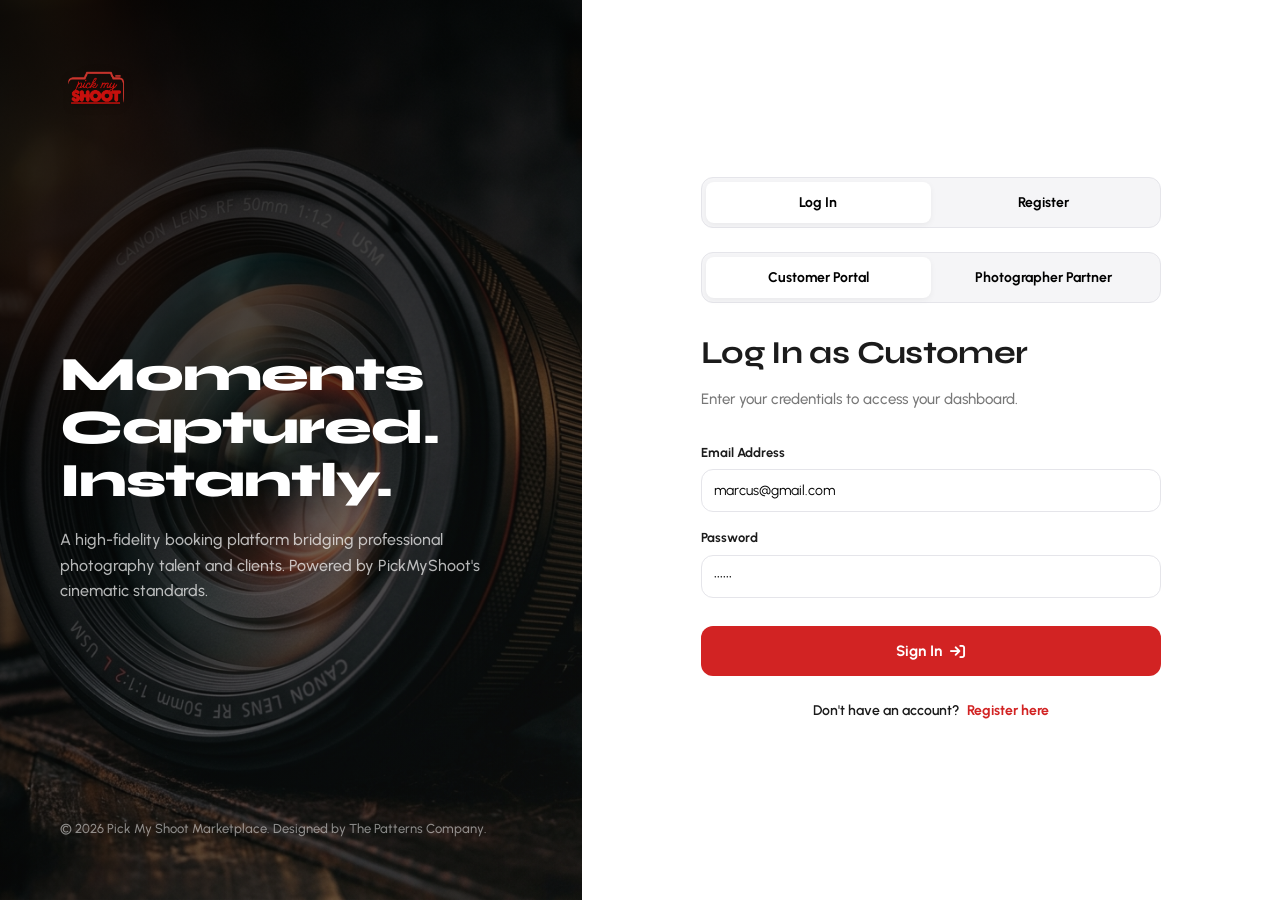
<file: public/index.html>
<!DOCTYPE html>
<html lang="en">
<head>
  <meta charset="UTF-8">
  <meta name="viewport" content="width=device-width, initial-scale=1.0">
  <title>Welcome to Pick My Shoot | Photography Booking Marketplace</title>
  <!-- Google Fonts -->
  <link rel="preconnect" href="https://fonts.googleapis.com">
  <link rel="preconnect" href="https://fonts.gstatic.com" crossorigin>
  <!-- Icon Libraries -->
  <link rel="stylesheet" href="https://cdnjs.cloudflare.com/ajax/libs/font-awesome/6.4.0/css/all.min.css">
  <!-- Stylesheets -->
  <link rel="stylesheet" href="css/style.css">
  <style>
    /* Inline specific styles for landing/auth split layout */
    .auth-page {
      min-height: 100vh;
      overflow-y: auto;
    }
    .auth-hero-pane {
      background-image: url('assets/login_bg.png');
      background-repeat: no-repeat;
      background-size: cover;
      background-position: center;
    }
    .form-switch-prompt {
      text-align: center;
      margin-top: 24px;
      font-size: 14px;
      font-weight: 600;
    }
    .form-switch-prompt span {
      color: var(--primary-color);
      cursor: pointer;
      font-weight: 700;
      margin-left: 4px;
    }
    .form-switch-prompt span:hover {
      text-decoration: underline;
    }
  </style>
</head>
<body>

  <div class="auth-page">
    <!-- Left Hero Pane -->
    <div class="auth-hero-pane">
      <div class="auth-hero-header">
        <img src="assets/logo.png" alt="Pick My Shoot Logo" style="height: 60px; width: auto; object-fit: contain; filter: drop-shadow(0px 2px 4px rgba(0,0,0,0.3));">
      </div>
      <div class="auth-hero-body">
        <h1>Moments Captured. Instantly.</h1>
        <p>A high-fidelity booking platform bridging professional photography talent and clients. Powered by PickMyShoot's cinematic standards.</p>
      </div>
      <div class="auth-hero-footer">
        &copy; 2026 Pick My Shoot Marketplace. Designed by The Patterns Company.
      </div>
    </div>

    <!-- Right Form Pane -->
    <div class="auth-form-pane">
      <div class="auth-form-container">
        
        <!-- Tab Selector: Log In / Sign Up -->
        <div class="auth-role-selector" id="auth-flow-selector">
          <button class="auth-role-btn active" onclick="switchFlow('login')">Log In</button>
          <button class="auth-role-btn" onclick="switchFlow('signup')">Register</button>
        </div>

        <!-- Role Selectors (Customer / Photographer) -->
        <div class="auth-role-selector" id="auth-role-selector" style="margin-bottom: 24px;">
          <button class="auth-role-btn active" id="role-btn-customer" onclick="setRole('customer')">Customer Portal</button>
          <button class="auth-role-btn" id="role-btn-photographer" onclick="setRole('photographer')">Photographer Partner</button>
        </div>

        <!-- 1. LOGIN FORM -->
        <div id="login-section">
          <div class="auth-form-header">
            <h2 id="login-title">Log In as Customer</h2>
            <p>Enter your credentials to access your dashboard.</p>
          </div>

          <form id="login-form" onsubmit="handleLogin(event)">
            <div class="form-group">
              <label for="login-email">Email Address</label>
              <input type="email" id="login-email" required placeholder="name@email.com">
            </div>
            <div class="form-group">
              <label for="login-password">Password</label>
              <input type="password" id="login-password" required placeholder="••••••••">
            </div>
            <button type="submit" class="btn btn-primary" style="width: 100%; margin-top: 12px; height: 50px;">
              Sign In <i class="fa-solid fa-arrow-right-to-bracket"></i>
            </button>
          </form>
          
          <div class="form-switch-prompt">
            Don't have an account? <span onclick="switchFlow('signup')">Register here</span>
          </div>
        </div>

        <!-- 2. SIGN UP FORM -->
        <div id="signup-section" class="hidden">
          <div class="auth-form-header">
            <h2 id="signup-title">Register as Customer</h2>
            <p>Join PickMyShoot and start booking elite shoots.</p>
          </div>

          <form id="signup-form" onsubmit="handleSignup(event)">
            <div class="form-group">
              <label for="signup-name">Full Name</label>
              <input type="text" id="signup-name" required placeholder="Marcus Vane">
            </div>
            <div class="form-group">
              <label for="signup-email">Email Address</label>
              <input type="email" id="signup-email" required placeholder="marcus@gmail.com">
            </div>
            <div class="form-group">
              <label for="signup-phone">Phone Number</label>
              <input type="tel" id="signup-phone" required placeholder="+91 90105 20848">
            </div>
            <div class="form-group">
              <label for="signup-password">Password</label>
              <input type="password" id="signup-password" required placeholder="••••••••">
            </div>

            <!-- Photographer-specific fields (Toggled dynamically) -->
            <div id="photographer-specific-fields" class="hidden" style="border-top: 1px solid var(--grey-border); padding-top: 16px; margin-top: 16px;">
              <h4 style="font-size: 14px; text-transform: uppercase; letter-spacing: 0.05em; color: var(--grey-text); margin-bottom: 16px;">Photographer Details</h4>
              
              <div class="form-group">
                <label for="signup-title-desc">Professional Title</label>
                <input type="text" id="signup-title-desc" placeholder="Wedding & Editorial Photographer">
              </div>
              <div class="form-group">
                <label for="signup-hourly">Hourly Rate (₹)</label>
                <input type="number" id="signup-hourly" placeholder="450">
              </div>
              <div class="form-group">
                <label for="signup-skills">Primary Shoots (Comma separated)</label>
                <input type="text" id="signup-skills" placeholder="Wedding, Editorial, Portraits">
              </div>
              <div class="form-group">
                <label for="signup-website">Portfolio Link</label>
                <input type="url" id="signup-website" placeholder="https://julianvane.studio">
              </div>
              <div class="form-group">
                <label for="signup-location">Operating Location</label>
                <input type="text" id="signup-location" placeholder="Brooklyn, NY">
              </div>
            </div>

            <button type="submit" class="btn btn-primary" style="width: 100%; margin-top: 16px; height: 50px;">
              Create Account <i class="fa-solid fa-user-plus"></i>
            </button>
          </form>

          <div class="form-switch-prompt">
            Already have an account? <span onclick="switchFlow('login')">Log In here</span>
          </div>
        </div>

      </div>
    </div>
  </div>

  <!-- Shared State and Authentication Javascript Logic -->
  <script src="js/app.js"></script>
  <script>
    let activeRole = 'customer'; // 'customer' or 'photographer'
    let activeFlow = 'login'; // 'login' or 'signup'

    // Switch between Login and Registration forms
    function switchFlow(flow) {
      activeFlow = flow;
      const flowButtons = document.querySelectorAll('#auth-flow-selector .auth-role-btn');
      
      if (flow === 'login') {
        flowButtons[0].classList.add('active');
        flowButtons[1].classList.remove('active');
        document.getElementById('login-section').classList.remove('hidden');
        document.getElementById('signup-section').classList.add('hidden');
      } else {
        flowButtons[0].classList.remove('active');
        flowButtons[1].classList.add('active');
        document.getElementById('login-section').classList.add('hidden');
        document.getElementById('signup-section').classList.remove('hidden');
      }
      updateTitles();
    }

    // Set user role
    function setRole(role) {
      activeRole = role;
      
      const custBtn = document.getElementById('role-btn-customer');
      const photoBtn = document.getElementById('role-btn-photographer');
      const photoFields = document.getElementById('photographer-specific-fields');
      
      if (role === 'customer') {
        custBtn.classList.add('active');
        photoBtn.classList.remove('active');
        photoFields.classList.add('hidden');
        
        // Setup placeholders
        document.getElementById('signup-email').placeholder = 'marcus@gmail.com';
      } else {
        custBtn.classList.remove('active');
        photoBtn.classList.add('active');
        photoFields.classList.remove('hidden');
        
        // Setup placeholders
        document.getElementById('signup-email').placeholder = 'julian@pickmyshoot.com';
      }
      updateTitles();
    }

    // Update form headers dynamically
    function updateTitles() {
      const roleText = activeRole === 'customer' ? 'Customer' : 'Photographer Partner';
      document.getElementById('login-title').textContent = `Log In as ${roleText}`;
      document.getElementById('signup-title').textContent = `Register as ${roleText}`;
    }

    // Form Submission: Login
    function handleLogin(e) {
      e.preventDefault();
      const email = document.getElementById('login-email').value;
      const pass = document.getElementById('login-password').value;

      const res = AppState.login(email, pass, activeRole);
      if (res.success) {
        showToast(`Signed in successfully as ${res.user.name}!`, 'success');
        setTimeout(() => {
          if (activeRole === 'customer') {
            window.location.href = 'customer.html';
          } else {
            window.location.href = 'photographer.html';
          }
        }, 1000);
      } else {
        showToast(res.message, 'error');
      }
    }

    // Form Submission: Signup
    function handleSignup(e) {
      e.preventDefault();
      const name = document.getElementById('signup-name').value;
      const email = document.getElementById('signup-email').value;
      const phone = document.getElementById('signup-phone').value;
      const pass = document.getElementById('signup-password').value;

      let extra = {};
      if (activeRole === 'photographer') {
        extra.title = document.getElementById('signup-title-desc').value || 'Professional Photographer';
        extra.hourlyRate = document.getElementById('signup-hourly').value || 300;
        extra.skills = document.getElementById('signup-skills').value.split(',').map(s => s.trim()) || ['Portrait'];
        extra.website = document.getElementById('signup-website').value || '';
        extra.location = document.getElementById('signup-location').value || 'New York, NY';
      }

      const res = AppState.register(name, email, pass, activeRole, extra);
      if (res.success) {
        showToast('Registration successful! Accessing your portal...', 'success');
        setTimeout(() => {
          if (activeRole === 'customer') {
            window.location.href = 'customer.html';
          } else {
            window.location.href = 'photographer.html';
          }
        }, 1000);
      } else {
        showToast(res.message, 'error');
      }
    }

    // Pre-populate input values for quick testing convenience
    window.addEventListener('DOMContentLoaded', () => {
      // By default check url parameters
      const urlParams = new URLSearchParams(window.location.search);
      const targetRole = urlParams.get('role');
      if (targetRole === 'photographer') {
        setRole('photographer');
        document.getElementById('login-email').value = 'julian@pickmyshoot.com';
        document.getElementById('login-password').value = '123456';
      } else {
        document.getElementById('login-email').value = 'marcus@gmail.com';
        document.getElementById('login-password').value = '123456';
      }
    });
  </script>
</body>
</html>
</file>
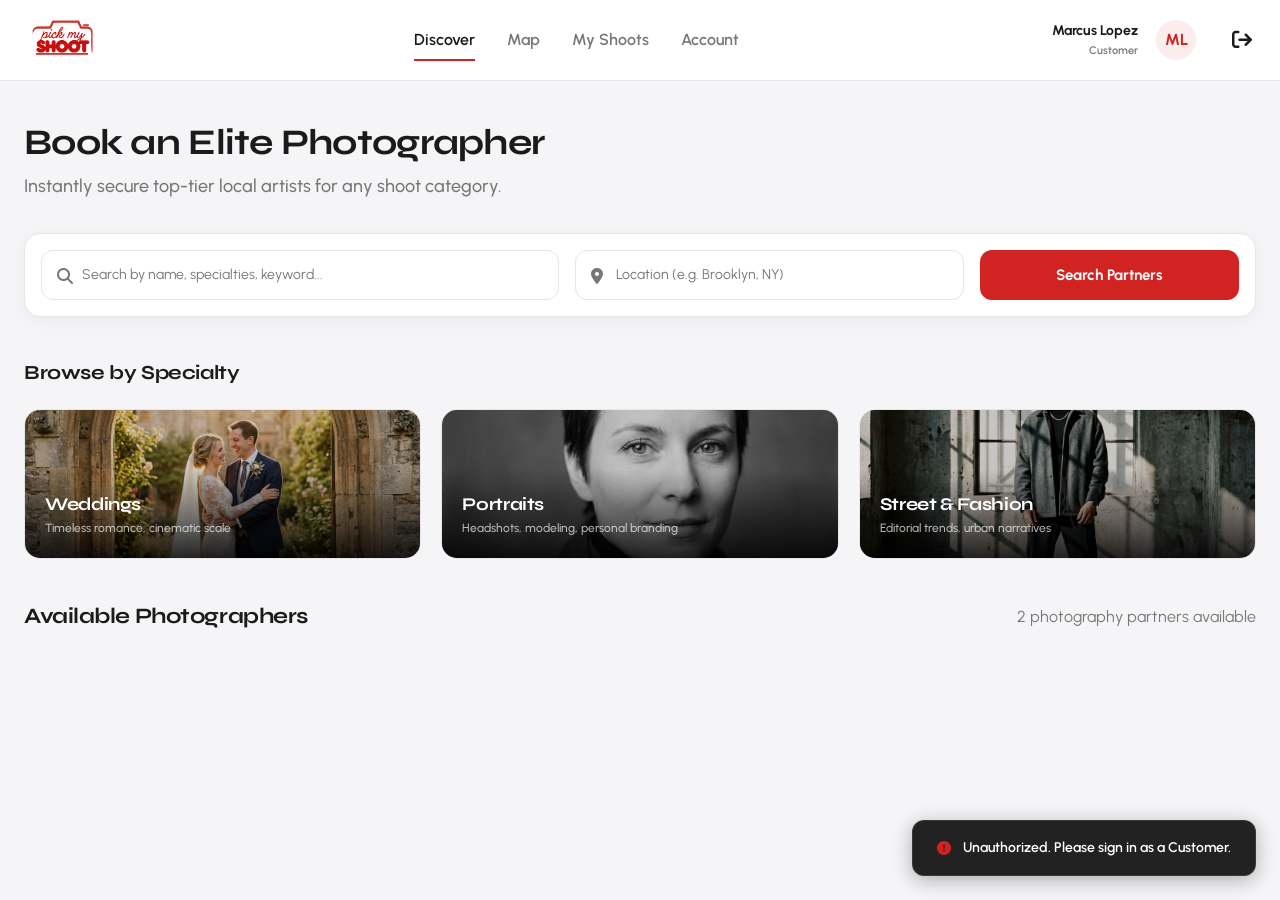
<file: public/customer.html>
<!DOCTYPE html>
<html lang="en">
<head>
  <meta charset="UTF-8">
  <meta name="viewport" content="width=device-width, initial-scale=1.0">
  <title>Customer Portal | Pick My Shoot</title>
  <!-- Google Fonts -->
  <link rel="preconnect" href="https://fonts.googleapis.com">
  <link rel="preconnect" href="https://fonts.gstatic.com" crossorigin>
  <!-- Icon Libraries -->
  <link rel="stylesheet" href="https://cdnjs.cloudflare.com/ajax/libs/font-awesome/6.4.0/css/all.min.css">
  <!-- Stylesheets -->
  <link rel="stylesheet" href="css/style.css">
  <style>
    /* Specific styles for Customer booking UI */
    .category-scroll-wrapper {
      margin-bottom: 40px;
    }
    .booking-summary-box {
      background-color: var(--light-bg);
      border: 1px solid var(--grey-border);
      border-radius: var(--border-radius-md);
      padding: 16px;
      margin-top: 16px;
    }
    .booking-summary-row {
      display: flex;
      justify-content: space-between;
      margin-bottom: 8px;
      font-size: 14px;
      font-weight: 600;
    }
    .booking-summary-row:last-child {
      margin-bottom: 0;
      border-top: 1px solid var(--grey-border);
      padding-top: 8px;
      font-weight: 800;
      font-size: 16px;
    }
  </style>
</head>
<body>

  <!-- Top Sticky Header -->
  <header>
    <div class="container header-wrapper">
      <div class="logo">
        <img src="assets/logo.png" alt="Pick My Shoot">
      </div>
      
      <!-- Primary Tabs Menu -->
      <nav>
        <ul class="nav-links">
          <li class="nav-link active" data-tab="discover" onclick="switchTab('discover')">Discover</li>
          <li class="nav-link" data-tab="map" onclick="switchTab('map')">Map</li>
          <li class="nav-link" data-tab="schedule" onclick="switchTab('schedule')">My Shoots</li>
          <li class="nav-link" data-tab="account" onclick="switchTab('account')">Account</li>
        </ul>
      </nav>

      <!-- User Profile and Quick Utilities -->
      <div class="header-right">
        <div class="user-profile-menu" onclick="switchTab('account')">
          <div style="text-align: right; margin-right: 8px;">
            <div style="font-weight: 700; font-size: 14px;" id="header-user-name">Marcus Lopez</div>
            <div style="font-size: 11px; color: var(--grey-text); font-weight: 600;">Customer</div>
          </div>
          <div class="schedule-date-box flex-center" style="width: 40px; height: 40px; border-radius: 50%; padding: 0; background: var(--primary-light); border-color: transparent; color: var(--primary-color);">ML</div>
        </div>
        <button class="icon-btn" onclick="logout()" title="Logout" style="margin-left: 8px;">
          <i class="fa-solid fa-arrow-right-from-bracket"></i>
        </button>
      </div>
    </div>
  </header>

  <main class="container">
    
    <!-- ==================== TABS CONTENT PANES ==================== -->

    <!-- TAB 1: DISCOVER -->
    <section id="tab-discover" class="tab-pane">
      <div style="padding: 40px 0;">
        <div class="welcome-section" style="margin-bottom: 32px;">
          <h2>Book an Elite Photographer</h2>
          <p>Instantly secure top-tier local artists for any shoot category.</p>
        </div>

        <!-- Search Bar -->
        <div class="card" style="padding: 16px; margin-bottom: 40px;">
          <div class="customer-search-grid">
            <div class="form-group" style="margin: 0; position: relative;">
              <input type="text" id="discover-search-input" placeholder="Search by name, specialties, keyword..." style="padding-left: 40px; height: 50px; border-radius: var(--border-radius-md);" oninput="filterPhotographers()">
              <i class="fa-solid fa-magnifying-glass" style="position: absolute; left: 16px; top: 18px; color: var(--grey-text);"></i>
            </div>
            <div class="form-group" style="margin: 0; position: relative;">
              <input type="text" id="discover-loc-input" placeholder="Location (e.g. Brooklyn, NY)" style="padding-left: 40px; height: 50px; border-radius: var(--border-radius-md);" oninput="filterPhotographers()">
              <i class="fa-solid fa-location-dot" style="position: absolute; left: 16px; top: 18px; color: var(--grey-text);"></i>
            </div>
            <button class="btn btn-primary" onclick="filterPhotographers()" style="height: 50px;">Search Partners</button>
          </div>
        </div>

        <!-- Shoot Categories Grid -->
        <div class="category-scroll-wrapper">
          <h3 style="font-size: 20px; margin-bottom: 20px;">Browse by Specialty</h3>
          <div class="discover-categories-grid">
            
            <div class="category-card" onclick="setSpecialtyFilter('Wedding')">
              <img src="assets/harrington_wedding.png" alt="Weddings">
              <div class="category-card-overlay">
                <h4>Weddings</h4>
                <p>Timeless romance, cinematic scale</p>
              </div>
            </div>
            
            <div class="category-card" onclick="setSpecialtyFilter('Portrait')">
              <img src="assets/portfolio_4.png" alt="Portraits">
              <div class="category-card-overlay">
                <h4>Portraits</h4>
                <p>Headshots, modeling, personal branding</p>
              </div>
            </div>

            <div class="category-card" onclick="setSpecialtyFilter('Street Fashion')">
              <img src="assets/portfolio_1.png" alt="Fashion">
              <div class="category-card-overlay">
                <h4>Street & Fashion</h4>
                <p>Editorial trends, urban narratives</p>
              </div>
            </div>

          </div>
        </div>

        <!-- Photographers list -->
        <div>
          <div class="card-title-bar">
            <h3 style="font-size: 22px;">Available Photographers</h3>
            <span class="muted" id="partners-count-text">2 photography partners available</span>
          </div>

          <div class="photographers-list" id="photographers-list-container">
            <!-- Dynamic elements loaded via JS -->
          </div>
        </div>
      </div>
    </section>

    <!-- TAB 2: MAP / FIND NEARBY -->
    <section id="tab-map" class="tab-pane hidden" style="max-width: 100%; width: 100%; padding: 0;">
      <div class="map-view-container">
        
        <!-- Interactive Vector Map pane -->
        <div class="map-pane">
          <!-- Demand Heatmap Floating Box -->
          <div class="heatmap-indicator-card" style="width: 240px;">
            <h4>Photographer Map</h4>
            <p class="muted" style="font-size: 11px; margin-bottom: 12px;">Active photographers in your area.</p>
            <div class="heatmap-legend-item">
              <div class="heatmap-legend-color" style="background-color: var(--primary-color);"></div>
              <span>Julian Vane (450/hr)</span>
            </div>
            <div class="heatmap-legend-item">
              <div class="heatmap-legend-color" style="background-color: var(--info-color);"></div>
              <span>Elena Rodriguez (300/hr)</span>
            </div>
          </div>

          <!-- Custom styled Map layout using SVG -->
          <svg class="map-svg-background" viewBox="0 0 800 800" xmlns="http://www.w3.org/2000/svg">
            <rect width="800" height="800" fill="#202022" />
            <!-- Water Body -->
            <path d="M 0 0 Q 300 200 400 450 T 800 800 L 0 800 Z" fill="#1b2330" opacity="0.8"/>
            <!-- Roads Grid -->
            <g stroke="#3a3a3c" stroke-width="2" opacity="0.6">
              <line x1="0" y1="100" x2="800" y2="100" />
              <line x1="0" y1="200" x2="800" y2="200" stroke-width="3" />
              <line x1="0" y1="300" x2="800" y2="300" />
              <line x1="0" y1="400" x2="800" y2="400" />
              <line x1="0" y1="500" x2="800" y2="500" stroke-width="4" />
              <line x1="0" y1="600" x2="800" y2="600" />
              <line x1="0" y1="700" x2="800" y2="700" />
              <line x1="100" y1="0" x2="100" y2="800" />
              <line x1="200" y1="0" x2="200" y2="800" stroke-width="3" />
              <line x1="300" y1="0" x2="300" y2="800" />
              <line x1="400" y1="0" x2="400" y2="800" />
              <line x1="500" y1="0" x2="500" y2="800" stroke-width="4" />
              <line x1="600" y1="0" x2="600" y2="800" />
              <line x1="700" y1="0" x2="700" y2="800" />
            </g>
          </svg>

          <!-- HTML Markers Overlay Container -->
          <div id="customer-map-markers-overlay" style="position: absolute; top: 0; left: 0; width: 100%; height: 100%; pointer-events: none;">
            <!-- Map pins representing photographer locations -->
          </div>

          <!-- Map controls -->
          <div class="map-controls">
            <div class="map-control-btn" onclick="showToast('Zoom In', 'info')"><i class="fa-solid fa-plus"></i></div>
            <div class="map-control-btn" onclick="showToast('Zoom Out', 'info')"><i class="fa-solid fa-minus"></i></div>
            <div class="map-control-btn" onclick="showToast('Map centered to GPS', 'info')"><i class="fa-solid fa-crosshairs"></i></div>
          </div>
        </div>

        <!-- Sidebar Panel: Photographer Quick Cards -->
        <div class="map-sidebar">
          <div class="map-sidebar-header" style="border-bottom: none; padding-bottom: 8px;">
            <div class="map-sidebar-title-bar" style="margin-bottom: 0;">
              <h3>Photographers Nearby</h3>
              <span class="map-counter-badge">2 ACTIVE NOW</span>
            </div>
          </div>

          <div class="map-requests-list" id="customer-map-photographers-list">
            <!-- Dynamic elements loaded via JS -->
          </div>
        </div>

      </div>
    </section>

    <!-- TAB 3: CUSTOMER SCHEDULE / BOOKINGS -->
    <section id="tab-schedule" class="tab-pane hidden">
      <div style="padding: 40px 0; max-width: 900px; margin: 0 auto;">
        <div class="welcome-section" style="margin-bottom: 32px;">
          <h2>Your Shoot Bookings</h2>
          <p>Track statuses, session timings, and coordinate details with partners.</p>
        </div>

        <div style="display: flex; flex-direction: column; gap: 20px;" id="customer-bookings-list-container">
          <!-- Dynamic bookings injected via JS -->
        </div>
      </div>
    </section>

    <!-- TAB 4: CUSTOMER ACCOUNT -->
    <section id="tab-account" class="tab-pane hidden">
      <div class="account-container customer-account-container">
        
        <!-- Left details column -->
        <div style="display: flex; flex-direction: column; gap: 32px;">
          <div class="profile-card">
            <div class="schedule-date-box flex-center" style="width: 100px; height: 100px; font-size: 36px; border-radius: 50%; margin-bottom: 20px; background: var(--primary-light); border: none; color: var(--primary-color);">ML</div>
            <h3 id="customer-name-display">Marcus Lopez</h3>
            <p class="tagline" id="customer-email-display">marcus@gmail.com</p>
            <div class="profile-skills-row" style="margin-bottom: 0;">
              <span class="profile-skill-badge" style="background-color: var(--primary-light); color: var(--primary-color); border: none; font-weight: 700;">Customer Tier: Elite Pro</span>
            </div>
          </div>

          <!-- Spendings statistics -->
          <div class="card">
            <div class="card-title-bar">
              <h3 style="font-size: 18px;">Spending Summary</h3>
              <i class="fa-solid fa-chart-line" style="color: var(--grey-text);"></i>
            </div>
            <div style="display: flex; flex-direction: column; gap: 16px;">
              <div style="display: flex; justify-content: space-between; border-bottom: 1px solid var(--grey-border); padding-bottom: 10px;">
                <span class="muted" style="font-weight: 600;">Total Shoots Booked</span>
                <span style="font-weight: 800;" id="spend-total-shoots">2</span>
              </div>
              <div style="display: flex; justify-content: space-between; padding-bottom: 4px;">
                <span class="muted" style="font-weight: 600;">Total Investment</span>
                <span style="font-weight: 800; color: var(--primary-color); font-size: 18px;" id="spend-total-amount">₹1,650</span>
              </div>
            </div>
          </div>
        </div>

        <!-- Right Payment details column -->
        <div style="display: flex; flex-direction: column; gap: 32px;">
          <!-- Payment cards -->
          <div class="card">
            <div class="card-title-bar">
              <h3>Saved Payment Methods</h3>
              <button class="btn btn-primary" onclick="showToast('Add card portal opening...', 'info')" style="padding: 6px 14px; font-size: 12px;">+ Add Card</button>
            </div>
            <div style="display: flex; flex-direction: column; gap: 16px; margin-top: 8px;">
              <div class="service-item" style="border-left: 4px solid var(--info-color);">
                <div class="service-item-left" style="display: flex; align-items: center; gap: 16px;">
                  <i class="fa-brands fa-cc-visa" style="font-size: 32px; color: var(--info-color);"></i>
                  <div>
                    <h4 style="font-size: 14px;">Visa Premium Card Ending 4022</h4>
                    <p style="font-size: 11px;">Expires 09/2028</p>
                  </div>
                </div>
                <span class="badge" style="background-color: var(--success-light); color: var(--success-color);">PRIMARY</span>
              </div>
              
              <div class="service-item">
                <div class="service-item-left" style="display: flex; align-items: center; gap: 16px;">
                  <i class="fa-brands fa-cc-mastercard" style="font-size: 32px; color: var(--warning-color);"></i>
                  <div>
                    <h4 style="font-size: 14px;">Mastercard Business Ending 8810</h4>
                    <p style="font-size: 11px;">Expires 11/2027</p>
                  </div>
                </div>
                <span class="muted" style="font-size: 12px; cursor: pointer;" onclick="showToast('Selected as primary card', 'success')">Set Default</span>
              </div>
            </div>
          </div>

          <!-- Configuration blocks -->
          <div class="card">
            <div class="card-title-bar">
              <h3>Account Settings</h3>
            </div>
            <div class="settings-list">
              <div class="settings-item" onclick="showToast('Personal info details loading...', 'info')">
                <div class="settings-item-left">
                  <i class="fa-regular fa-user"></i>
                  <span>Profile Information</span>
                </div>
                <i class="fa-solid fa-chevron-right"></i>
              </div>
              <div class="settings-item" onclick="showToast('Password credentials screen loading...', 'info')">
                <div class="settings-item-left">
                  <i class="fa-solid fa-shield-halved"></i>
                  <span>Password & Security</span>
                </div>
                <i class="fa-solid fa-chevron-right"></i>
              </div>
              <div class="settings-item" onclick="showToast('Addresses saved loading...', 'info')">
                <div class="settings-item-left">
                  <i class="fa-solid fa-location-dot"></i>
                  <span>Manage Studio Addresses</span>
                </div>
                <i class="fa-solid fa-chevron-right"></i>
              </div>
            </div>
          </div>
        </div>

      </div>
    </section>

  </main>

  <!-- ==================== BOOKING REQUEST POPUP MODAL ==================== -->
  <div class="modal-overlay" id="book-photographer-modal">
    <div class="modal-content" style="width: 550px;">
      <div class="modal-header">
        <h3 id="bm-header-title">Request Photography Session</h3>
        <button class="modal-close" onclick="closeBookModal()">&times;</button>
      </div>
      <form onsubmit="handleBookSubmit(event)">
        <div class="modal-body">
          <input type="hidden" id="bm-photographer-id">
          
          <div style="display: flex; align-items: center; gap: 16px; margin-bottom: 20px; border-bottom: 1px solid var(--grey-border); padding-bottom: 16px;">
            <img src="assets/julian_profile.png" id="bm-photo-avatar" style="width: 60px; height: 60px; border-radius: 50%; object-fit: cover;">
            <div>
              <h4 id="bm-photo-name" style="font-size: 16px;">Julian Vane</h4>
              <p id="bm-photo-rate" style="font-size: 13px; color: var(--primary-color); font-weight: 700;">₹450 / hour</p>
            </div>
          </div>

          <div class="form-group">
            <label for="bm-shoot-title">Shoot Theme / Event Description</label>
            <input type="text" id="bm-shoot-title" required placeholder="e.g. Wedding Reception, Corporate Portrait">
          </div>

          <div class="form-group">
            <label for="bm-shoot-category">Shoot Category</label>
            <select id="bm-shoot-category" onchange="updateEstimatedPrice()">
              <option value="Wedding">Wedding Shoot</option>
              <option value="Portrait">Portrait Session</option>
              <option value="Street Fashion">Street & Fashion</option>
              <option value="Real Estate">Real Estate</option>
            </select>
          </div>

          <div class="form-group" style="display: grid; grid-template-columns: 1.5fr 1fr; gap: 12px;">
            <div>
              <label for="bm-shoot-date">Date</label>
              <input type="date" id="bm-shoot-date" required value="2023-10-24">
            </div>
            <div>
              <label for="bm-shoot-duration">Duration (Hours)</label>
              <input type="number" id="bm-shoot-duration" required value="3" min="1" oninput="updateEstimatedPrice()">
            </div>
          </div>

          <div class="form-group" style="display: grid; grid-template-columns: 1fr 1.2fr; gap: 12px;">
            <div>
              <label for="bm-shoot-time">Start Time</label>
              <input type="time" id="bm-shoot-time" required value="14:00">
            </div>
            <div>
              <label for="bm-shoot-location">Location Venue Address</label>
              <input type="text" id="bm-shoot-location" required placeholder="Belmond Manor, NY">
            </div>
          </div>

          <div class="booking-summary-box">
            <div class="booking-summary-row">
              <span class="muted">Hourly Partner Rate</span>
              <span id="summary-hourly-rate">₹450.00</span>
            </div>
            <div class="booking-summary-row">
              <span class="muted">Duration</span>
              <span id="summary-duration">3 Hours</span>
            </div>
            <div class="booking-summary-row">
              <span class="muted">Service Fee</span>
              <span>₹0.00</span>
            </div>
            <div class="booking-summary-row">
              <span>Total Estimated Investment</span>
              <span class="primary-text" id="summary-total-price">₹1,350.00</span>
            </div>
          </div>

        </div>
        <div class="modal-footer">
          <button type="button" class="btn btn-secondary" onclick="closeBookModal()">Cancel</button>
          <button type="submit" class="btn btn-primary">Book Partner Now</button>
        </div>
      </form>
    </div>
  </div>

  <!-- Mobile Bottom Sticky Navigation -->
  <div class="mobile-bottom-nav">
    <div class="mobile-nav-item active" data-tab="discover" onclick="switchTab('discover')">
      <i class="fa-regular fa-compass"></i>
      <span>Discover</span>
    </div>
    <div class="mobile-nav-item" data-tab="map" onclick="switchTab('map')">
      <i class="fa-regular fa-map"></i>
      <span>Map</span>
    </div>
    <div class="mobile-nav-item" data-tab="schedule" onclick="switchTab('schedule')">
      <i class="fa-regular fa-calendar-days"></i>
      <span>My Shoots</span>
    </div>
    <div class="mobile-nav-item" data-tab="account" onclick="switchTab('account')">
      <i class="fa-regular fa-user"></i>
      <span>Account</span>
    </div>
  </div>

  <!-- Shared Application scripts -->
  <script src="js/app.js"></script>
  <script src="js/customer.js"></script>
</body>
</html>
</file>
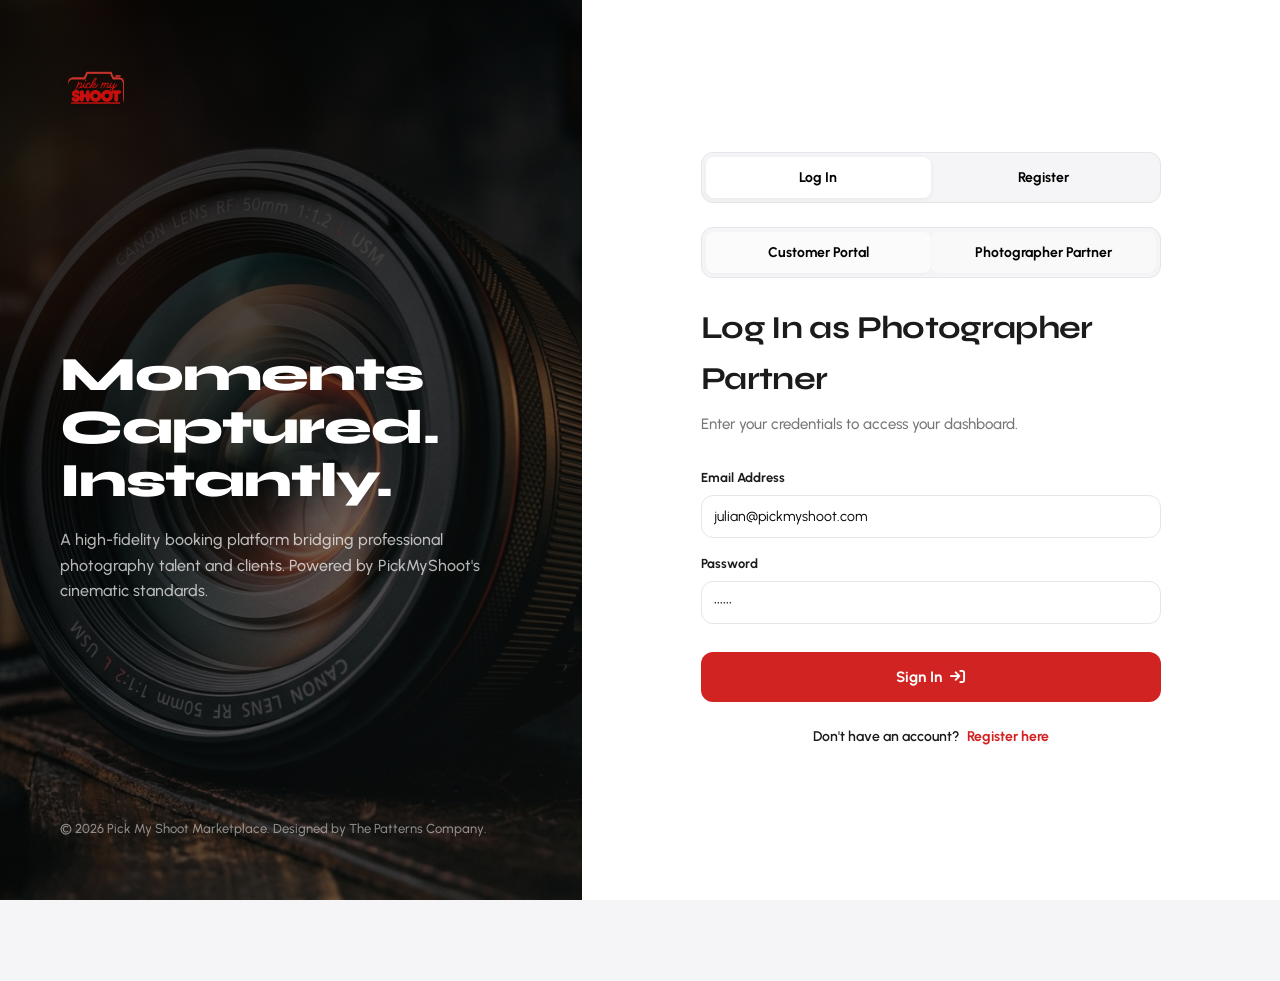
<file: public/photographer.html>
<!DOCTYPE html>
<html lang="en">
<head>
  <meta charset="UTF-8">
  <meta name="viewport" content="width=device-width, initial-scale=1.0">
  <title>Photographer Partner Portal | Pick My Shoot</title>
  <!-- Google Fonts -->
  <link rel="preconnect" href="https://fonts.googleapis.com">
  <link rel="preconnect" href="https://fonts.gstatic.com" crossorigin>
  <!-- Icon Libraries -->
  <link rel="stylesheet" href="https://cdnjs.cloudflare.com/ajax/libs/font-awesome/6.4.0/css/all.min.css">
  <!-- Stylesheets -->
  <link rel="stylesheet" href="css/style.css">
</head>
<body>

  <!-- Top Sticky Header -->
  <header>
    <div class="container header-wrapper">
      <div class="logo">
        <img src="assets/logo.png" alt="Pick My Shoot">
      </div>
      
      <!-- Primary Tabs Menu -->
      <nav>
        <ul class="nav-links">
          <li class="nav-link active" data-tab="discover" onclick="switchTab('discover')">Discover</li>
          <li class="nav-link" data-tab="map" onclick="switchTab('map')">Map</li>
          <li class="nav-link" data-tab="schedule" onclick="switchTab('schedule')">Schedule</li>
          <li class="nav-link" data-tab="account" onclick="switchTab('account')">Account</li>
        </ul>
      </nav>

      <!-- User Profile and Quick Utilities -->
      <div class="header-right">
        <div class="search-bar-header">
          <input type="text" placeholder="Search sessions...">
          <i class="fa-solid fa-magnifying-glass"></i>
        </div>
        <button class="icon-btn" onclick="showToast('No new notifications', 'info')">
          <i class="fa-regular fa-bell"></i>
          <span class="icon-badge" id="notification-badge-count">3</span>
        </button>
        <div class="user-profile-menu" onclick="switchTab('account')">
          <img src="assets/julian_profile.png" alt="Profile" class="user-avatar" id="header-avatar">
        </div>
        <button class="icon-btn" onclick="logout()" title="Logout" style="margin-left: 8px;">
          <i class="fa-solid fa-arrow-right-from-bracket"></i>
        </button>
      </div>
    </div>
  </header>

  <main class="container">
    
    <!-- ==================== TABS CONTENT PANES ==================== -->

    <!-- TAB 1: DISCOVER / DASHBOARD -->
    <section id="tab-discover" class="tab-pane">
      <div class="dashboard-grid">
        
        <!-- Left Panel: Requests -->
        <div class="dashboard-left">
          <div class="welcome-section">
            <h2 id="welcome-message">Welcome back, Marcus</h2>
            <p>You have <span class="primary-text" id="pending-requests-count">2</span> new booking requests and <span id="weekly-shoots-count">5</span> shoots scheduled for this week.</p>
          </div>

          <!-- Pending Booking Requests list -->
          <div class="card" style="box-shadow: none; border: none; background: transparent; padding: 0;">
            <div class="card-title-bar">
              <h3 style="display: flex; align-items: center; gap: 8px;">
                New Requests <span class="badge badge-danger" id="new-badge" style="font-size: 10px;">2 NEW</span>
              </h3>
            </div>
            
            <div id="booking-requests-list" style="display: flex; flex-direction: column; gap: 20px;">
              <!-- Dynamic requests list injected by JS -->
            </div>
          </div>
        </div>

        <!-- Right Panel: Sidebar Stats -->
        <div class="dashboard-right">
          
          <!-- Current Earnings widget -->
          <div class="earnings-card">
            <div class="earnings-info">
              <h4>Current Earnings</h4>
              <div class="amount" id="dashboard-earnings-amount">$2,450.00</div>
            </div>
            <div class="earnings-icon-bg flex-center">
              <i class="fa-solid fa-wallet"></i>
            </div>
          </div>

          <!-- Weekly Schedule mini list -->
          <div class="card">
            <div class="card-title-bar">
              <h3>Weekly Schedule</h3>
              <a href="#" class="view-link" onclick="switchTab('schedule')">View Calendar</a>
            </div>
            <div class="schedule-list" id="weekly-schedule-list">
              <!-- Dynamic weekly schedule injected by JS -->
            </div>
          </div>

          <!-- Post-Processing progress tracking -->
          <div class="card">
            <div class="card-title-bar">
              <h3>Post-Processing</h3>
            </div>
            <div class="processing-list">
              <div class="processing-item">
                <div class="processing-header">
                  <span>Vogue Editorial - Selection</span>
                  <span class="primary-text">80%</span>
                </div>
                <div class="progress-bar-container">
                  <div class="progress-bar" style="width: 80%;"></div>
                </div>
              </div>
              <div class="processing-item">
                <div class="processing-header">
                  <span>Smith Family - Retouching</span>
                  <span>30%</span>
                </div>
                <div class="progress-bar-container">
                  <div class="progress-bar" style="width: 30%; background-color: var(--grey-text);"></div>
                </div>
              </div>
            </div>
          </div>

          <!-- Leica Gear Promo Banner -->
          <div class="promo-banner" style="background-image: url('assets/leica_gear.png');">
            <div class="promo-content">
              <h4>Upgrade Gear</h4>
              <p>Exclusive 20% discount on Leica lenses for PickMyShoot Pros.</p>
            </div>
          </div>

        </div>
      </div>
    </section>

    <!-- TAB 2: MAP / HEATMAP -->
    <section id="tab-map" class="tab-pane hidden" style="max-width: 100%; width: 100%; padding: 0;">
      <div class="map-view-container">
        
        <!-- Interactive Vector Map pane -->
        <div class="map-pane">
          <!-- Demand Heatmap Floating Box -->
          <div class="heatmap-indicator-card">
            <h4>Demand Heatmap</h4>
            <div class="heatmap-legend-item">
              <div class="heatmap-legend-color" style="background-color: var(--primary-color);"></div>
              <span>Peak Hotspot</span>
            </div>
            <div class="heatmap-legend-item">
              <div class="heatmap-legend-color" style="background-color: var(--warning-color);"></div>
              <span>Rising Activity</span>
            </div>
            <div class="heatmap-legend-item">
              <div class="heatmap-legend-color" style="background-color: var(--info-color);"></div>
              <span>Public Requests</span>
            </div>
          </div>

          <!-- Custom styled Map layout using SVG -->
          <svg class="map-svg-background" viewBox="0 0 800 800" xmlns="http://www.w3.org/2000/svg">
            <rect width="800" height="800" fill="#202022" />
            <!-- Water Body -->
            <path d="M 0 0 Q 300 200 400 450 T 800 800 L 0 800 Z" fill="#1b2330" opacity="0.8"/>
            <!-- Roads Grid -->
            <g stroke="#3a3a3c" stroke-width="2" opacity="0.6">
              <!-- Horizontal streets -->
              <line x1="0" y1="100" x2="800" y2="100" />
              <line x1="0" y1="200" x2="800" y2="200" stroke-width="3" />
              <line x1="0" y1="300" x2="800" y2="300" />
              <line x1="0" y1="400" x2="800" y2="400" />
              <line x1="0" y1="500" x2="800" y2="500" stroke-width="4" />
              <line x1="0" y1="600" x2="800" y2="600" />
              <line x1="0" y1="700" x2="800" y2="700" />
              <!-- Vertical avenues -->
              <line x1="100" y1="0" x2="100" y2="800" />
              <line x1="200" y1="0" x2="200" y2="800" stroke-width="3" />
              <line x1="300" y1="0" x2="300" y2="800" />
              <line x1="400" y1="0" x2="400" y2="800" />
              <line x1="500" y1="0" x2="500" y2="800" stroke-width="4" />
              <line x1="600" y1="0" x2="600" y2="800" />
              <line x1="700" y1="0" x2="700" y2="800" />
            </g>
            <!-- Highlighted Bridges -->
            <rect x="290" y="195" width="20" height="10" fill="#4e4e50" opacity="0.8"/>
            <rect x="490" y="495" width="20" height="10" fill="#4e4e50" opacity="0.8"/>
          </svg>

          <!-- Heatmap Spot Overlays (Gradients) -->
          <div class="heatmap-overlay" style="top: 300px; left: 300px; background: radial-gradient(circle, rgba(255,59,48,0.4) 0%, rgba(255,59,48,0) 70%);"></div>
          <div class="heatmap-overlay" style="top: 150px; left: 150px; background: radial-gradient(circle, rgba(255,149,0,0.3) 0%, rgba(255,149,0,0) 70%);"></div>
          <div class="heatmap-overlay" style="top: 550px; left: 100px; background: radial-gradient(circle, rgba(0,122,255,0.35) 0%, rgba(0,122,255,0) 70%);"></div>
          <div class="heatmap-overlay" style="top: 100px; left: 450px; background: radial-gradient(circle, rgba(255,59,48,0.2) 0%, rgba(255,59,48,0) 70%);"></div>

          <!-- HTML Markers Overlay Container -->
          <div id="map-markers-overlay" style="position: absolute; top: 0; left: 0; width: 100%; height: 100%; pointer-events: none;">
            <!-- Map pins injected dynamically by JS -->
          </div>

          <!-- Map controls -->
          <div class="map-controls">
            <div class="map-control-btn" onclick="showToast('Zoom In', 'info')"><i class="fa-solid fa-plus"></i></div>
            <div class="map-control-btn" onclick="showToast('Zoom Out', 'info')"><i class="fa-solid fa-minus"></i></div>
            <div class="map-control-btn" onclick="recenterMap()"><i class="fa-solid fa-crosshairs"></i></div>
          </div>
          
          <!-- Floating Camera button for mobile -->
          <div class="map-floating-action-btn" onclick="showToast('Searching for nearby shoots...', 'info')">
            <i class="fa-solid fa-camera"></i>
          </div>
        </div>

        <!-- Sidebar Panel: Requests Details -->
        <div class="map-sidebar">
          <div class="bottom-sheet-handle">
            <span></span>
          </div>
          <div class="map-sidebar-header">
            <div class="map-sidebar-title-bar">
              <h3>Nearby Requests</h3>
              <span class="map-counter-badge" id="open-requests-count">12 OPEN</span>
            </div>
            
            <!-- Filter box -->
            <div class="map-filter-input">
              <input type="text" id="map-search-input" placeholder="Filter by shoot type..." oninput="filterMapRequests()">
              <i class="fa-solid fa-magnifying-glass"></i>
            </div>

            <!-- Filters row tags -->
            <div class="category-pills-row" id="map-category-pills">
              <div class="category-pill active" onclick="setMapCategoryFilter('all')">All Types</div>
              <div class="category-pill" onclick="setMapCategoryFilter('Portrait')">Portraits</div>
              <div class="category-pill" onclick="setMapCategoryFilter('Event')">Events</div>
              <div class="category-pill" onclick="setMapCategoryFilter('Real Estate')">Real Estate</div>
            </div>
          </div>

          <!-- Nearby requests dynamic list -->
          <div class="map-requests-list" id="map-requests-list">
            <!-- Dynamic elements loaded via JS -->
          </div>
        </div>

      </div>
    </section>

    <!-- TAB 3: SCHEDULE / CALENDAR -->
    <section id="tab-schedule" class="tab-pane hidden">
      <!-- Mobile Schedule Header -->
      <div class="mobile-schedule-header">
        <h2>Your Schedule</h2>
        <p>Managing 12 upcoming shoots this week.</p>
      </div>

      <!-- Mobile Block/Booking actions -->
      <div class="mobile-schedule-actions">
        <button class="btn btn-dark" onclick="openBlockTimeModal()"><i class="fa-solid fa-lock"></i> Block Time</button>
        <button class="btn btn-primary" onclick="openNewBookingModal()"><i class="fa-solid fa-plus"></i> New Booking</button>
      </div>

      <!-- Calendar horizontal strip -->
      <div class="calendar-strip-widget">
        <div class="calendar-strip-header">
          <span>October 2023</span>
          <div style="display: flex; gap: 12px; color: var(--grey-text); cursor: pointer;">
            <i class="fa-solid fa-chevron-left" onclick="showToast('Previous week', 'info')"></i>
            <i class="fa-solid fa-chevron-right" onclick="showToast('Next week', 'info')"></i>
          </div>
        </div>
        <div class="calendar-strip-container">
          <div class="calendar-strip-day" onclick="selectCalendarDate(9)">
            <span class="day-lbl">M</span>
            <span class="day-num">9</span>
          </div>
          <div class="calendar-strip-day" onclick="selectCalendarDate(10)">
            <span class="day-lbl">T</span>
            <span class="day-num">10</span>
          </div>
          <div class="calendar-strip-day" onclick="selectCalendarDate(11)">
            <span class="day-lbl">W</span>
            <span class="day-num">11</span>
          </div>
          <div class="calendar-strip-day active" onclick="selectCalendarDate(12)" id="calendar-strip-day-12">
            <span class="day-lbl">T</span>
            <span class="day-num">12</span>
          </div>
          <div class="calendar-strip-day" onclick="selectCalendarDate(13)">
            <span class="day-lbl">F</span>
            <span class="day-num">13</span>
          </div>
          <div class="calendar-strip-day" onclick="selectCalendarDate(14)">
            <span class="day-lbl">S</span>
            <span class="day-num">14</span>
          </div>
          <div class="calendar-strip-day" onclick="selectCalendarDate(15)">
            <span class="day-lbl">S</span>
            <span class="day-num">15</span>
          </div>
        </div>
      </div>

      <div class="schedule-container">
        
        <!-- Left Sidebar: Datepicker calendar + filters -->
        <div class="schedule-sidebar">
          
          <!-- October 2023 calendar mock -->
          <div class="calendar-widget">
            <div class="calendar-header">
              <span>October 2023</span>
              <div style="display: flex; gap: 12px; color: var(--grey-text); cursor: pointer;">
                <i class="fa-solid fa-chevron-left" onclick="showToast('Previous month', 'info')"></i>
                <i class="fa-solid fa-chevron-right" onclick="showToast('Next month', 'info')"></i>
              </div>
            </div>
            <div class="calendar-grid">
              <div class="calendar-day-header">M</div>
              <div class="calendar-day-header">T</div>
              <div class="calendar-day-header">W</div>
              <div class="calendar-day-header">T</div>
              <div class="calendar-day-header">F</div>
              <div class="calendar-day-header">S</div>
              <div class="calendar-day-header">S</div>
              
              <!-- Empty spacer slots for calendar alignment -->
              <div class="calendar-day-num empty">25</div>
              <div class="calendar-day-num empty">26</div>
              <div class="calendar-day-num empty">27</div>
              <div class="calendar-day-num empty">28</div>
              <div class="calendar-day-num empty">29</div>
              <div class="calendar-day-num empty">30</div>
              <!-- Oct 1 -->
              <div class="calendar-day-num" onclick="selectCalendarDate(1)">1</div>
              <!-- Row 2 -->
              <div class="calendar-day-num" onclick="selectCalendarDate(2)">2</div>
              <div class="calendar-day-num" onclick="selectCalendarDate(3)">3</div>
              <div class="calendar-day-num" onclick="selectCalendarDate(4)">4</div>
              <div class="calendar-day-num" onclick="selectCalendarDate(5)">5</div>
              <div class="calendar-day-num" onclick="selectCalendarDate(6)">6</div>
              <div class="calendar-day-num" onclick="selectCalendarDate(7)">7</div>
              <div class="calendar-day-num" onclick="selectCalendarDate(8)">8</div>
              <!-- Row 3 -->
              <div class="calendar-day-num" onclick="selectCalendarDate(9)">9</div>
              <div class="calendar-day-num" onclick="selectCalendarDate(10)">10</div>
              <div class="calendar-day-num" onclick="selectCalendarDate(11)">11</div>
              <div class="calendar-day-num active" onclick="selectCalendarDate(12)" id="calendar-day-12">12</div>
              <div class="calendar-day-num" onclick="selectCalendarDate(13)">13</div>
              <div class="calendar-day-num" onclick="selectCalendarDate(14)">14</div>
              <div class="calendar-day-num" onclick="selectCalendarDate(15)">15</div>
              <!-- Row 4 -->
              <div class="calendar-day-num" onclick="selectCalendarDate(16)">16</div>
              <div class="calendar-day-num" onclick="selectCalendarDate(17)">17</div>
              <div class="calendar-day-num" onclick="selectCalendarDate(18)">18</div>
              <div class="calendar-day-num" onclick="selectCalendarDate(19)">19</div>
              <div class="calendar-day-num" onclick="selectCalendarDate(20)">20</div>
              <div class="calendar-day-num" onclick="selectCalendarDate(21)">21</div>
              <div class="calendar-day-num" onclick="selectCalendarDate(22)">22</div>
              <!-- Row 5 -->
              <div class="calendar-day-num" onclick="selectCalendarDate(23)">23</div>
              <div class="calendar-day-num" onclick="selectCalendarDate(24)">24</div>
              <div class="calendar-day-num" onclick="selectCalendarDate(25)">25</div>
              <div class="calendar-day-num" onclick="selectCalendarDate(26)">26</div>
              <div class="calendar-day-num" onclick="selectCalendarDate(27)">27</div>
              <div class="calendar-day-num" onclick="selectCalendarDate(28)">28</div>
              <div class="calendar-day-num" onclick="selectCalendarDate(29)">29</div>
            </div>
          </div>

          <h3 class="mobile-filters-title">FILTERS</h3>

          <!-- Shoot Types checklist filter -->
          <div class="filter-group-box">
            <h4>Shoot Types</h4>
            <label class="checkbox-label">
              <input type="checkbox" checked onchange="toggleScheduleFilter('Portrait', this.checked)">
              <span>Portraits</span>
            </label>
            <label class="checkbox-label">
              <input type="checkbox" checked onchange="toggleScheduleFilter('Commercial', this.checked)">
              <span>Commercial</span>
            </label>
            <label class="checkbox-label">
              <input type="checkbox" checked onchange="toggleScheduleFilter('Wedding', this.checked)">
              <span>Weddings</span>
            </label>
          </div>

          <!-- Connected Calendars toggle list -->
          <div class="filter-group-box">
            <h4>Calendars</h4>
            <label class="checkbox-label" style="justify-content: space-between; width: 100%;">
              <span style="display: flex; align-items: center; gap: 8px;">
                <i class="fa-solid fa-circle" style="color: var(--info-color); font-size: 10px;"></i> Google Calendar
              </span>
              <i class="fa-regular fa-eye" style="color: var(--grey-text);"></i>
            </label>
            <label class="checkbox-label" style="justify-content: space-between; width: 100%;">
              <span style="display: flex; align-items: center; gap: 8px;">
                <i class="fa-solid fa-circle" style="color: var(--primary-color); font-size: 10px;"></i> Pick My Shoot Pro
              </span>
              <i class="fa-regular fa-eye" style="color: var(--grey-text);"></i>
            </label>
          </div>

        </div>

        <!-- Right Timeline Area -->
        <div class="schedule-timeline-main">
          
          <div class="timeline-card">
            <!-- Timeline controls header -->
            <div class="timeline-header">
              <div class="timeline-title-area">
                <h3 id="schedule-timeline-title">Thursday, Oct 12</h3>
                <p>Managing 12 upcoming shoots this week.</p>
              </div>
              <div style="display: flex; gap: 16px; align-items: center;">
                <div class="timeline-controls">
                  <button class="timeline-tab-btn active" onclick="toggleTimelineMode('day')">Day</button>
                  <button class="timeline-tab-btn" onclick="toggleTimelineMode('week')">Week</button>
                </div>
                <div style="display: flex; gap: 8px;">
                  <button class="btn btn-secondary btn-icon" onclick="showToast('Synchronizing calendars...', 'success')"><i class="fa-solid fa-arrows-rotate"></i></button>
                  <button class="btn btn-secondary btn-icon" onclick="openBlockTimeModal()"><i class="fa-solid fa-lock"></i></button>
                  <button class="btn btn-primary" onclick="openNewBookingModal()" style="padding: 10px 20px;"><i class="fa-solid fa-plus"></i> New Booking</button>
                </div>
              </div>
            </div>

            <!-- Dynamic hourly slots grid -->
            <div class="timeline-grid" id="timeline-hourly-grid">
              <!-- Dynamically rendered by JS script -->
            </div>
          </div>

          <!-- Bottom Schedule Checklist widgets -->
          <div class="schedule-bottom-widgets">
            
            <!-- Left block: Preparation task list -->
            <div class="card" style="border-left: 4px solid var(--primary-color);">
              <div class="card-title-bar" style="margin-bottom: 12px;">
                <h4 style="font-size: 12px; text-transform: uppercase; color: var(--grey-text);">Preparation Task</h4>
                <i class="fa-regular fa-clipboard-list" style="color: var(--primary-color); font-size: 20px;"></i>
              </div>
              <div id="prep-tasks-container">
                <!-- Injected dynamically via JS -->
              </div>
            </div>

            <!-- Right block: Client Outreach card -->
            <div class="card" style="border-left: 4px solid var(--info-color);">
              <div class="card-title-bar" style="margin-bottom: 12px;">
                <h4 style="font-size: 12px; text-transform: uppercase; color: var(--grey-text);">Client Outreach</h4>
                <i class="fa-solid fa-users" style="color: var(--info-color); font-size: 20px;"></i>
              </div>
              <div>
                <div style="display: flex; align-items: center; gap: 12px; margin-bottom: 16px;">
                  <div class="schedule-date-box" style="width: 44px; height: 44px; justify-content: center; padding: 0;">JD</div>
                  <div>
                    <h4 style="font-size: 15px;">James D. - Commercial Shoot</h4>
                    <p style="font-size: 13px; color: var(--grey-text);">Confirm final gear list and lighting setup for Friday's session.</p>
                  </div>
                </div>
                <div style="display: flex; gap: 8px;">
                  <button class="btn btn-outline" style="padding: 8px 16px; font-size: 12px;" onclick="showToast('Outreach calls initiated', 'success')">CALL NOW</button>
                  <button class="btn btn-secondary" style="padding: 8px 16px; font-size: 12px;" onclick="showToast('Outreach snoozed for later', 'info')">LATER</button>
                </div>
              </div>
            </div>

          </div>

        </div>

      </div>
    </section>

    <!-- TAB 4: ACCOUNT / PROFILE -->
    <section id="tab-account" class="tab-pane hidden">
      <div class="account-container">
        
        <!-- Profile Quick Details Card -->
        <div class="profile-card">
          <div class="profile-avatar-wrapper">
            <img src="assets/julian_profile.png" alt="Julian Vane" class="profile-avatar-large" id="profile-avatar-display">
            <label class="avatar-edit-btn" for="avatar-upload-input" title="Upload profile photo">
              <i class="fa-solid fa-pencil"></i>
            </label>
            <input type="file" id="avatar-upload-input" style="display: none;" accept="image/*" onchange="handleAvatarUpload(event)">
          </div>
          <h3 id="profile-name-display">Julian Vane</h3>
          <p class="tagline" id="profile-title-display">Editorial & Commercial Photographer based in Brooklyn, NY</p>
          
          <div class="profile-skills-row" id="profile-skills-tags">
            <span class="profile-skill-badge">Portrait</span>
            <span class="profile-skill-badge">Street Fashion</span>
            <span class="profile-skill-badge">Architecture</span>
          </div>

          <div class="profile-actions-row">
            <button class="btn btn-outline" onclick="showToast('Sharing public URL...', 'success')">View Public Profile</button>
            <button class="btn btn-primary" onclick="showToast('Portfolio link copied to clipboard!', 'success')">Share Portfolio</button>
          </div>
        </div>

        <!-- Wallet box -->
        <div class="card wallet-card" style="background-color: var(--dark-color); color: var(--white); border: none;">
          <p style="text-transform: uppercase; font-size: 10px; letter-spacing: 0.1em; color: var(--grey-light-text); margin-bottom: 4px;">Available Balance</p>
          <h2 style="color: var(--white); font-size: 36px; margin-bottom: 24px;" id="account-wallet-amount">$4,850.00</h2>
          <button class="btn btn-primary" style="width: 100%; font-weight: 700; height: 48px;" onclick="triggerPayout()">
            <i class="fa-solid fa-building-columns"></i> Payout Now
          </button>
        </div>

        <!-- Bio block -->
        <div class="card bio-card">
          <div class="card-title-bar">
            <h3 style="font-size: 18px;">Professional Bio</h3>
            <i class="fa-regular fa-pen-to-square" style="color: var(--grey-text); cursor: pointer;" onclick="editBio()"></i>
          </div>
          <p style="font-size: 14px; color: #48484a;" id="profile-bio-display">
            Specializing in high-contrast editorial photography with a focus on urban narratives. Over 10 years of experience working with luxury brands and international publications. I bring a cinematic lens to everyday moments.
          </p>
        </div>

        <!-- Portfolio Gallery Management -->
        <div class="card portfolio-card" style="display: flex; flex-direction: column;">
          <div class="card-title-bar">
            <h3>Portfolio Management</h3>
            <div>
              <label class="btn btn-primary" for="portfolio-upload-input" style="padding: 8px 16px; cursor: pointer; font-size: 13px;">
                <i class="fa-solid fa-upload"></i> Upload Photo
              </label>
              <input type="file" id="portfolio-upload-input" style="display: none;" multiple accept="image/*" onchange="handlePortfolioUpload(event)">
            </div>
          </div>
          <p class="muted" style="font-size: 13px; margin-bottom: 24px;" id="portfolio-count-text">24 total assets featured</p>
          
          <div class="portfolio-grid" id="profile-portfolio-grid">
            <!-- Dynamic elements loaded via JS -->
          </div>
        </div>

        <!-- Services pricing -->
        <div class="card services-card">
          <div class="card-title-bar">
            <h3 style="font-size: 18px;">Services & Pricing</h3>
            <a href="#" class="view-link" onclick="openNewServiceModal()">+ New</a>
          </div>
          <div class="service-list" id="profile-services-list">
            <!-- Loaded dynamically via JS -->
          </div>
        </div>

        <!-- Activity log -->
        <div class="card activity-card">
          <div class="card-title-bar">
            <h3 style="font-size: 18px;">Recent Activity</h3>
          </div>
          <div class="activity-list" id="account-activity-list">
            <!-- Loaded dynamically via JS -->
          </div>
          <a href="#" class="view-link text-center" style="display: block; margin-top: 16px;" onclick="showToast('Ledger ledger history loading...', 'info')">View Detailed Ledger</a>
        </div>

        <!-- Configuration blocks -->
        <div class="card settings-card">
          <div class="card-title-bar">
            <h3 style="font-size: 18px;">Account Settings</h3>
          </div>
          <div class="settings-list">
            <div class="settings-item" onclick="showToast('Identity verification is complete.', 'success')">
              <div class="settings-item-left">
                <i class="fa-regular fa-circle-check" style="color: var(--success-color);"></i>
                <span>Identity Verification</span>
              </div>
              <i class="fa-solid fa-chevron-right"></i>
            </div>
            <div class="settings-item" onclick="showToast('Configure availability hours', 'info')">
              <div class="settings-item-left">
                <i class="fa-regular fa-clock"></i>
                <span>Availability Rules</span>
              </div>
              <i class="fa-solid fa-chevron-right"></i>
            </div>
            <div class="settings-item" onclick="showToast('Configure notification channels', 'info')">
              <div class="settings-item-left">
                <i class="fa-regular fa-bell"></i>
                <span>Notification Preferences</span>
              </div>
              <i class="fa-solid fa-chevron-right"></i>
            </div>
          </div>
        </div>

      </div>
    </section>

  </main>

  <!-- ==================== MODALS POPUPS ==================== -->

  <!-- MODAL: BLOCK TIME -->
  <div class="modal-overlay" id="block-time-modal">
    <div class="modal-content">
      <div class="modal-header">
        <h3>Block Calendar Slot</h3>
        <button class="modal-close" onclick="closeBlockTimeModal()">&times;</button>
      </div>
      <form onsubmit="handleBlockTimeSubmit(event)">
        <div class="modal-body">
          <div class="form-group">
            <label for="block-title">Reason / Event Name</label>
            <input type="text" id="block-title" required placeholder="Studio Maintenance, Lens Calibration...">
          </div>
          <div class="form-group">
            <label for="block-date">Date</label>
            <input type="date" id="block-date" required value="2023-10-12">
          </div>
          <div class="form-group" style="display: grid; grid-template-columns: 1fr 1fr; gap: 12px;">
            <div>
              <label for="block-start">Start Time</label>
              <input type="time" id="block-start" required value="09:00">
            </div>
            <div>
              <label for="block-end">End Time</label>
              <input type="time" id="block-end" required value="10:30">
            </div>
          </div>
        </div>
        <div class="modal-footer">
          <button type="button" class="btn btn-secondary" onclick="closeBlockTimeModal()">Cancel</button>
          <button type="submit" class="btn btn-primary">Lock Time Slot</button>
        </div>
      </form>
    </div>
  </div>

  <!-- MODAL: CREATE MANUAL BOOKING -->
  <div class="modal-overlay" id="new-booking-modal">
    <div class="modal-content">
      <div class="modal-header">
        <h3>Add Booking Reservation</h3>
        <button class="modal-close" onclick="closeNewBookingModal()">&times;</button>
      </div>
      <form onsubmit="handleManualBookingSubmit(event)">
        <div class="modal-body">
          <div class="form-group">
            <label for="mb-title">Shoot Description</label>
            <input type="text" id="mb-title" required placeholder="Studio Headshots, Commercial Shoot...">
          </div>
          <div class="form-group">
            <label for="mb-client">Client Name</label>
            <input type="text" id="mb-client" required placeholder="Johnathan Doe">
          </div>
          <div class="form-group">
            <label for="mb-category">Shoot Category</label>
            <select id="mb-category">
              <option value="Portrait">Portrait</option>
              <option value="Commercial">Commercial</option>
              <option value="Wedding">Wedding</option>
              <option value="Real Estate">Real Estate</option>
            </select>
          </div>
          <div class="form-group">
            <label for="mb-date">Date</label>
            <input type="date" id="mb-date" required value="2023-10-12">
          </div>
          <div class="form-group" style="display: grid; grid-template-columns: 1.5fr 1fr; gap: 12px;">
            <div>
              <label for="mb-time">Start Time</label>
              <input type="time" id="mb-time" required value="14:00">
            </div>
            <div>
              <label for="mb-duration">Duration (Hours)</label>
              <input type="number" id="mb-duration" required value="2" min="1">
            </div>
          </div>
          <div class="form-group">
            <label for="mb-location">Studio Location / Client Address</label>
            <input type="text" id="mb-location" placeholder="e.g. Skyloft Studios, Studio B">
          </div>
        </div>
        <div class="modal-footer">
          <button type="button" class="btn btn-secondary" onclick="closeNewBookingModal()">Cancel</button>
          <button type="submit" class="btn btn-primary">Schedule Booking</button>
        </div>
      </form>
    </div>
  </div>

  <!-- MODAL: ADD CUSTOM SERVICE -->
  <div class="modal-overlay" id="new-service-modal">
    <div class="modal-content">
      <div class="modal-header">
        <h3>Create Photography Service Package</h3>
        <button class="modal-close" onclick="closeNewServiceModal()">&times;</button>
      </div>
      <form onsubmit="handleNewServiceSubmit(event)">
        <div class="modal-body">
          <div class="form-group">
            <label for="serv-name">Service Name</label>
            <input type="text" id="serv-name" required placeholder="e.g., Food & Menu Photography">
          </div>
          <div class="form-group">
            <label for="serv-rate">Price / Rate</label>
            <input type="text" id="serv-rate" required placeholder="e.g., $350/hr or $1,500 package">
          </div>
          <div class="form-group">
            <label for="serv-desc">Description of Deliverables</label>
            <textarea id="serv-desc" rows="3" required placeholder="e.g., 3-hour session, 20 high-res retouched images."></textarea>
          </div>
        </div>
        <div class="modal-footer">
          <button type="button" class="btn btn-secondary" onclick="closeNewServiceModal()">Cancel</button>
          <button type="submit" class="btn btn-primary">Create Service</button>
        </div>
      </form>
    </div>
  </div>

  <!-- Mobile Bottom Sticky Navigation -->
  <div class="mobile-bottom-nav">
    <div class="mobile-nav-item active" data-tab="discover" onclick="switchTab('discover')">
      <i class="fa-regular fa-compass"></i>
      <span>Discover</span>
    </div>
    <div class="mobile-nav-item" data-tab="map" onclick="switchTab('map')">
      <i class="fa-regular fa-map"></i>
      <span>Map</span>
    </div>
    <div class="mobile-nav-item" data-tab="schedule" onclick="switchTab('schedule')">
      <i class="fa-regular fa-calendar-days"></i>
      <span>Schedule</span>
    </div>
    <div class="mobile-nav-item" data-tab="account" onclick="switchTab('account')">
      <i class="fa-regular fa-user"></i>
      <span>Account</span>
    </div>
  </div>

  <!-- Shared Application scripts -->
  <script src="js/app.js"></script>
  <script src="js/photographer.js"></script>
</body>
</html>
</file>
<file: public/css/style.css>
@import url('https://fonts.googleapis.com/css2?family=Syne:wght@600;700;800&family=Urbanist:ital,wght@0,300;0,400;0,500;0,600;0,700;0,800;1,400&display=swap');

:root {
  /* Color Palette */
  --primary-color: #d22323;
  --primary-hover: #b51a1a;
  --primary-light: rgba(210, 35, 35, 0.08);
  --dark-color: #1b1b1b;
  --dark-light: #222222;
  --light-bg: #f5f5f7;
  --white: #ffffff;
  --grey-border: #e5e5ea;
  --grey-text: #777777;
  --grey-light-text: #aeaeae;
  --success-color: #34c759;
  --success-light: rgba(52, 199, 89, 0.1);
  --warning-color: #ff9500;
  --warning-light: rgba(255, 149, 0, 0.1);
  --info-color: #007aff;
  --info-light: rgba(0, 122, 255, 0.1);

  /* Fonts */
  --font-headings: 'Syne', sans-serif;
  --font-body: 'Urbanist', sans-serif;

  /* Layout and Spacing */
  --border-radius-sm: 8px;
  --border-radius-md: 12px;
  --border-radius-lg: 16px;
  --border-radius-xl: 24px;
  --box-shadow: 0 4px 20px rgba(0, 0, 0, 0.04), 0 2px 8px rgba(0, 0, 0, 0.02);
  --box-shadow-hover: 0 8px 30px rgba(0, 0, 0, 0.08), 0 4px 12px rgba(0, 0, 0, 0.04);
  --transition: all 0.3s cubic-bezier(0.25, 0.8, 0.25, 1);
}

/* Base Styles */
* {
  box-sizing: border-box;
  margin: 0;
  padding: 0;
}

body {
  font-family: var(--font-body);
  background-color: var(--light-bg);
  color: var(--dark-color);
  line-height: 1.6;
  font-size: 16px;
  -webkit-font-smoothing: antialiased;
}

h1, h2, h3, h4, h5, h6 {
  font-family: var(--font-headings);
  font-weight: 700;
  color: var(--dark-color);
  letter-spacing: -0.02em;
}

a {
  color: inherit;
  text-decoration: none;
  transition: var(--transition);
}

button, input, select, textarea {
  font-family: inherit;
}

/* Scrollbar Customization */
::-webkit-scrollbar {
  width: 6px;
  height: 6px;
}
::-webkit-scrollbar-track {
  background: var(--light-bg);
}
::-webkit-scrollbar-thumb {
  background: var(--grey-border);
  border-radius: 10px;
}
::-webkit-scrollbar-thumb:hover {
  background: var(--grey-text);
}

/* Common Layout Elements */
.container {
  max-width: 1400px;
  margin: 0 auto;
  padding: 0 24px;
}

.flex-center {
  display: flex;
  align-items: center;
  justify-content: center;
}

.text-center { text-align: center; }
.text-right { text-align: right; }
.bold { font-weight: 700; }
.muted { color: var(--grey-text); }
.primary-text { color: var(--primary-color); }

/* Header & Navigation */
header {
  background-color: var(--white);
  border-bottom: 1px solid var(--grey-border);
  position: sticky;
  top: 0;
  z-index: 1000;
}

.header-wrapper {
  display: flex;
  justify-content: space-between;
  align-items: center;
  height: 80px;
}

.logo {
  display: flex;
  align-items: center;
  gap: 8px;
}

.logo img {
  height: 64px;
  width: auto;
  object-fit: contain;
}

.nav-links {
  display: flex;
  gap: 32px;
  list-style: none;
}

.nav-link {
  font-size: 16px;
  font-weight: 600;
  color: var(--grey-text);
  padding: 8px 0;
  position: relative;
  cursor: pointer;
}

.nav-link:hover, .nav-link.active {
  color: var(--dark-color);
}

.nav-link::after {
  content: '';
  position: absolute;
  bottom: 0;
  left: 0;
  width: 0;
  height: 2px;
  background-color: var(--primary-color);
  transition: var(--transition);
}

.nav-link.active::after {
  width: 100%;
}

.header-right {
  display: flex;
  align-items: center;
  gap: 24px;
}

.search-bar-header {
  position: relative;
  width: 260px;
}

.search-bar-header input {
  width: 100%;
  padding: 10px 16px 10px 40px;
  border: 1px solid var(--grey-border);
  border-radius: var(--border-radius-xl);
  background-color: var(--light-bg);
  font-size: 14px;
  outline: none;
  transition: var(--transition);
}

.search-bar-header input:focus {
  background-color: var(--white);
  border-color: var(--primary-color);
  box-shadow: 0 0 0 4px rgba(255, 59, 48, 0.15);
}

.search-bar-header i {
  position: absolute;
  left: 14px;
  top: 50%;
  transform: translateY(-50%);
  color: var(--grey-text);
  font-size: 14px;
}

.icon-btn {
  background: none;
  border: none;
  font-size: 20px;
  color: var(--dark-color);
  cursor: pointer;
  position: relative;
  padding: 4px;
  transition: var(--transition);
}

.icon-btn:hover {
  color: var(--primary-color);
  transform: scale(1.05);
}

.icon-badge {
  position: absolute;
  top: 0;
  right: 0;
  background-color: var(--primary-color);
  color: var(--white);
  font-size: 10px;
  font-weight: 700;
  width: 16px;
  height: 16px;
  border-radius: 50%;
  border: 2px solid var(--white);
}

.user-profile-menu {
  display: flex;
  align-items: center;
  gap: 10px;
  cursor: pointer;
}

.user-avatar {
  width: 40px;
  height: 40px;
  border-radius: 50%;
  object-fit: cover;
  border: 2px solid var(--grey-border);
}

/* Buttons */
.btn {
  display: inline-flex;
  align-items: center;
  justify-content: center;
  gap: 8px;
  padding: 12px 24px;
  border-radius: var(--border-radius-md);
  font-weight: 700;
  font-size: 15px;
  cursor: pointer;
  transition: var(--transition);
  border: none;
  outline: none;
}

.btn-primary {
  background-color: var(--primary-color);
  color: var(--white);
}

.btn-primary:hover {
  background-color: var(--primary-hover);
  transform: translateY(-1px);
}

.btn-outline {
  background-color: transparent;
  color: var(--dark-color);
  border: 1px solid var(--dark-color);
}

.btn-outline:hover {
  background-color: var(--dark-color);
  color: var(--white);
}

.btn-secondary {
  background-color: var(--white);
  color: var(--dark-color);
  border: 1px solid var(--grey-border);
}

.btn-secondary:hover {
  border-color: var(--dark-color);
}

.btn-icon {
  width: 40px;
  height: 40px;
  padding: 0;
  border-radius: 50%;
}

.btn:disabled {
  background-color: var(--grey-border);
  color: var(--grey-text);
  cursor: not-allowed;
  transform: none;
}

/* Badge tags */
.badge {
  display: inline-flex;
  align-items: center;
  padding: 4px 10px;
  border-radius: var(--border-radius-sm);
  font-size: 11px;
  font-weight: 700;
  text-transform: uppercase;
  letter-spacing: 0.05em;
}

.badge-wedding { background-color: #FFF2E6; color: #FF7A00; }
.badge-editorial { background-color: #E6F7FF; color: #0091FF; }
.badge-portrait { background-color: #F6FFED; color: #389E0D; }
.badge-danger { background-color: #FFF1F0; color: #FF4D4F; }

/* Dashboard layout */
.dashboard-grid {
  display: grid;
  grid-template-columns: 2fr 1fr;
  gap: 32px;
  padding: 40px 0;
}

.dashboard-left {
  display: flex;
  flex-direction: column;
  gap: 32px;
}

.dashboard-right {
  display: flex;
  flex-direction: column;
  gap: 32px;
}

/* Typography elements */
.welcome-section {
  margin-bottom: 8px;
}

.welcome-section h2 {
  font-size: 36px;
  line-height: 1.2;
  margin-bottom: 8px;
}

.welcome-section p {
  font-size: 18px;
  color: var(--grey-text);
  font-weight: 500;
}

/* Cards styling */
.card {
  background-color: var(--white);
  border: 1px solid var(--grey-border);
  border-radius: var(--border-radius-lg);
  padding: 24px;
  box-shadow: var(--box-shadow);
  transition: var(--transition);
}

.card:hover {
  box-shadow: var(--box-shadow-hover);
}

.card-title-bar {
  display: flex;
  justify-content: space-between;
  align-items: center;
  margin-bottom: 20px;
}

.card-title-bar h3 {
  font-size: 20px;
  font-weight: 700;
}

.view-link {
  color: var(--primary-color);
  font-weight: 700;
  font-size: 14px;
  display: flex;
  align-items: center;
  gap: 4px;
}

.view-link:hover {
  color: var(--primary-hover);
}

/* Earnings widgets */
.earnings-card {
  display: flex;
  align-items: center;
  justify-content: space-between;
  background-color: var(--white);
  border: 1px solid var(--grey-border);
  border-radius: var(--border-radius-lg);
  padding: 24px 32px;
}

.earnings-info h4 {
  font-family: var(--font-body);
  text-transform: uppercase;
  font-size: 11px;
  letter-spacing: 0.1em;
  color: var(--grey-text);
  margin-bottom: 4px;
}

.earnings-info .amount {
  font-size: 32px;
  font-weight: 800;
  font-family: var(--font-headings);
  letter-spacing: -0.02em;
}

.earnings-icon-bg {
  width: 56px;
  height: 56px;
  background-color: var(--primary-light);
  color: var(--primary-color);
  border-radius: 50%;
  font-size: 24px;
}

/* Request list cards */
.request-card {
  display: grid;
  grid-template-columns: 200px 1fr;
  border: 1px solid var(--grey-border);
  border-radius: var(--border-radius-lg);
  background-color: var(--white);
  overflow: hidden;
  box-shadow: var(--box-shadow);
  transition: var(--transition);
}

.request-card:hover {
  transform: translateY(-2px);
  box-shadow: var(--box-shadow-hover);
}

.request-image-wrapper {
  position: relative;
  height: 100%;
  min-height: 200px;
}

.request-image {
  width: 100%;
  height: 100%;
  object-fit: cover;
}

.request-badge {
  position: absolute;
  top: 16px;
  left: 16px;
  z-index: 10;
}

.request-details {
  padding: 24px;
  display: flex;
  flex-direction: column;
  justify-content: space-between;
}

.request-header {
  display: flex;
  justify-content: space-between;
  align-items: flex-start;
  margin-bottom: 12px;
}

.request-title {
  font-size: 22px;
  font-weight: 700;
  line-height: 1.2;
}

.request-price {
  font-size: 20px;
  font-weight: 800;
  color: var(--primary-color);
  font-family: var(--font-headings);
}

.request-meta-grid {
  display: grid;
  grid-template-columns: 1fr 1fr;
  gap: 12px;
  margin-bottom: 24px;
  font-size: 14px;
  font-weight: 500;
  color: #48484a;
}

.request-meta-item {
  display: flex;
  align-items: center;
  gap: 8px;
}

.request-meta-item i {
  color: var(--grey-text);
  width: 16px;
}

.request-actions {
  display: flex;
  gap: 12px;
}

.request-actions button {
  flex: 1;
}

/* Schedule widget on sidebar */
.schedule-list {
  display: flex;
  flex-direction: column;
  gap: 16px;
}

.schedule-item {
  display: flex;
  gap: 16px;
  align-items: flex-start;
  padding: 12px 0;
  border-bottom: 1px solid var(--grey-border);
}

.schedule-item:last-child {
  border-bottom: none;
  padding-bottom: 0;
}

.schedule-date-box {
  background-color: var(--light-bg);
  border-radius: var(--border-radius-sm);
  padding: 10px;
  width: 52px;
  display: flex;
  flex-direction: column;
  align-items: center;
  font-weight: 700;
  border: 1px solid var(--grey-border);
}

.schedule-date-box.active {
  background-color: var(--primary-color);
  color: var(--white);
  border-color: var(--primary-color);
}

.schedule-date-box .month {
  font-size: 10px;
  text-transform: uppercase;
  color: var(--grey-text);
  font-weight: 800;
}

.schedule-date-box.active .month {
  color: rgba(255, 255, 255, 0.8);
}

.schedule-date-box .day {
  font-size: 18px;
  line-height: 1.1;
  font-family: var(--font-headings);
}

.schedule-info {
  flex: 1;
}

.schedule-info h4 {
  font-size: 15px;
  font-weight: 700;
  margin-bottom: 4px;
}

.schedule-info p {
  font-size: 13px;
  color: var(--grey-text);
  font-weight: 500;
}

.schedule-info .badge {
  margin-top: 6px;
}

/* Post-processing widgets */
.processing-list {
  display: flex;
  flex-direction: column;
  gap: 20px;
}

.processing-item {
  display: flex;
  flex-direction: column;
  gap: 8px;
}

.processing-header {
  display: flex;
  justify-content: space-between;
  font-size: 13px;
  font-weight: 600;
}

.progress-bar-container {
  height: 8px;
  background-color: var(--light-bg);
  border-radius: 4px;
  overflow: hidden;
  border: 1px solid var(--grey-border);
}

.progress-bar {
  height: 100%;
  background-color: var(--primary-color);
  border-radius: 4px;
  transition: width 1s ease-out;
}

/* Promo Banner Gear */
.promo-banner {
  background-size: cover;
  background-position: center;
  border-radius: var(--border-radius-lg);
  padding: 40px;
  color: var(--white);
  position: relative;
  overflow: hidden;
  height: 200px;
  display: flex;
  flex-direction: column;
  justify-content: flex-end;
  border: 1px solid rgba(255,255,255,0.1);
  box-shadow: var(--box-shadow);
}

.promo-banner::before {
  content: '';
  position: absolute;
  top: 0;
  left: 0;
  right: 0;
  bottom: 0;
  background: linear-gradient(0deg, rgba(0, 0, 0, 0.95) 0%, rgba(0, 0, 0, 0.5) 50%, rgba(0, 0, 0, 0.2) 100%);
  z-index: 1;
}

.promo-content {
  position: relative;
  z-index: 2;
  max-width: 80%;
}

.promo-content h4 {
  color: var(--white);
  font-size: 24px;
  margin-bottom: 6px;
}

.promo-content p {
  color: rgba(255, 255, 255, 0.7);
  font-size: 14px;
  font-weight: 500;
}

/* Map Screen Layout */
.map-view-container {
  display: grid;
  grid-template-columns: 1fr 450px;
  height: calc(100vh - 80px);
  overflow: hidden;
}

.map-pane {
  position: relative;
  background-color: #2d2d30;
  height: 100%;
  overflow: hidden;
}

.map-svg-background {
  width: 100%;
  height: 100%;
  object-fit: cover;
  opacity: 0.95;
}

.map-sidebar {
  background-color: var(--white);
  border-left: 1px solid var(--grey-border);
  display: flex;
  flex-direction: column;
  height: 100%;
}

.map-sidebar-header {
  padding: 24px;
  border-bottom: 1px solid var(--grey-border);
}

.map-sidebar-title-bar {
  display: flex;
  justify-content: space-between;
  align-items: center;
  margin-bottom: 16px;
}

.map-sidebar-title-bar h3 {
  font-size: 18px;
}

.map-counter-badge {
  background-color: var(--primary-light);
  color: var(--primary-color);
  font-size: 12px;
  font-weight: 700;
  padding: 4px 10px;
  border-radius: var(--border-radius-sm);
}

.map-filter-input {
  position: relative;
  margin-bottom: 16px;
}

.map-filter-input input {
  width: 100%;
  padding: 12px 16px 12px 40px;
  border: 1px solid var(--grey-border);
  border-radius: var(--border-radius-md);
  font-size: 14px;
  outline: none;
  background-color: var(--light-bg);
}

.map-filter-input input:focus {
  background-color: var(--white);
  border-color: var(--primary-color);
}

.map-filter-input i {
  position: absolute;
  left: 14px;
  top: 50%;
  transform: translateY(-50%);
  color: var(--grey-text);
}

.category-pills-row {
  display: flex;
  gap: 8px;
  overflow-x: auto;
  padding-bottom: 4px;
  scrollbar-width: none;
}

.category-pills-row::-webkit-scrollbar {
  display: none;
}

.category-pill {
  padding: 8px 16px;
  border-radius: var(--border-radius-xl);
  background-color: var(--light-bg);
  border: 1px solid var(--grey-border);
  font-size: 13px;
  font-weight: 600;
  cursor: pointer;
  white-space: nowrap;
  transition: var(--transition);
}

.category-pill:hover {
  border-color: var(--dark-color);
}

.category-pill.active {
  background-color: var(--dark-color);
  color: var(--white);
  border-color: var(--dark-color);
}

.map-requests-list {
  flex: 1;
  overflow-y: auto;
  padding: 24px;
  display: flex;
  flex-direction: column;
  gap: 16px;
}

/* Nearby Request card */
.nearby-card {
  border: 1px solid var(--grey-border);
  border-radius: var(--border-radius-md);
  padding: 20px;
  background-color: var(--white);
  box-shadow: 0 2px 8px rgba(0, 0, 0, 0.02);
  transition: var(--transition);
  position: relative;
}

.nearby-card:hover {
  box-shadow: var(--box-shadow);
  border-color: var(--grey-light-text);
}

.nearby-card.selected {
  border-color: var(--primary-color);
  box-shadow: 0 0 0 1px var(--primary-color), var(--box-shadow);
}

.nearby-card-header {
  display: flex;
  justify-content: space-between;
  align-items: flex-start;
  margin-bottom: 8px;
}

.nearby-card-title {
  font-size: 16px;
  font-weight: 700;
  max-width: 75%;
}

.nearby-card-price {
  font-size: 16px;
  font-weight: 800;
  color: var(--primary-color);
  font-family: var(--font-headings);
}

.nearby-card-meta {
  font-size: 12px;
  color: var(--grey-text);
  font-weight: 500;
  display: flex;
  gap: 12px;
  margin-bottom: 12px;
}

.nearby-card-tags {
  display: flex;
  gap: 6px;
  margin-bottom: 16px;
  flex-wrap: wrap;
}

.nearby-card-tag {
  background-color: var(--light-bg);
  color: var(--dark-color);
  padding: 4px 10px;
  border-radius: var(--border-radius-sm);
  font-size: 11px;
  font-weight: 600;
  border: 1px solid var(--grey-border);
}

.nearby-card-actions {
  display: flex;
  gap: 8px;
}

.nearby-card-actions button {
  flex: 1;
  padding: 10px 14px;
  font-size: 13px;
  border-radius: var(--border-radius-sm);
}

.nearby-bookmark {
  position: absolute;
  top: 20px;
  right: 20px;
  font-size: 16px;
  color: var(--grey-text);
  cursor: pointer;
}

.nearby-bookmark:hover, .nearby-bookmark.active {
  color: var(--primary-color);
}

/* Demand heatmap indicator */
.heatmap-indicator-card {
  position: absolute;
  top: 24px;
  left: 24px;
  z-index: 100;
  background-color: rgba(255, 255, 255, 0.95);
  backdrop-filter: blur(10px);
  border: 1px solid var(--grey-border);
  border-radius: var(--border-radius-md);
  padding: 16px;
  box-shadow: var(--box-shadow);
  width: 200px;
}

.heatmap-indicator-card h4 {
  font-size: 13px;
  margin-bottom: 12px;
}

.heatmap-legend-item {
  display: flex;
  align-items: center;
  gap: 8px;
  font-size: 11px;
  font-weight: 600;
  margin-bottom: 6px;
}

.heatmap-legend-color {
  width: 10px;
  height: 10px;
  border-radius: 50%;
}

/* Map Zoom buttons */
.map-controls {
  position: absolute;
  bottom: 24px;
  right: 24px;
  display: flex;
  flex-direction: column;
  gap: 8px;
}

.map-control-btn {
  width: 44px;
  height: 44px;
  background-color: var(--white);
  border: 1px solid var(--grey-border);
  border-radius: var(--border-radius-sm);
  box-shadow: var(--box-shadow);
  display: flex;
  align-items: center;
  justify-content: center;
  font-size: 16px;
  cursor: pointer;
  transition: var(--transition);
}

.map-control-btn:hover {
  background-color: var(--light-bg);
}

/* Map Markers */
.map-marker {
  position: absolute;
  transform: translate(-50%, -50%);
  cursor: pointer;
  z-index: 10;
  transition: transform 0.2s ease-out;
}

.map-marker:hover {
  transform: translate(-50%, -50%) scale(1.15);
  z-index: 50;
}

.map-marker-pin {
  width: 32px;
  height: 32px;
  border-radius: 50%;
  background-color: var(--primary-color);
  border: 2px solid var(--white);
  color: var(--white);
  display: flex;
  align-items: center;
  justify-content: center;
  box-shadow: 0 4px 10px rgba(0, 0, 0, 0.3);
}

.map-marker-pin.blue {
  background-color: var(--info-color);
}

.map-marker-radar {
  position: absolute;
  top: 50%;
  left: 50%;
  transform: translate(-50%, -50%);
  width: 60px;
  height: 60px;
  border-radius: 50%;
  background-color: rgba(255, 59, 48, 0.2);
  z-index: -1;
  animation: pulse 2s infinite;
}

.map-marker-radar.blue {
  background-color: rgba(0, 122, 255, 0.2);
}

@keyframes pulse {
  0% { transform: translate(-50%, -50%) scale(0.6); opacity: 1; }
  100% { transform: translate(-50%, -50%) scale(1.4); opacity: 0; }
}

/* Heatmap Spot Overlay */
.heatmap-overlay {
  position: absolute;
  width: 250px;
  height: 250px;
  border-radius: 50%;
  pointer-events: none;
  mix-blend-mode: color-burn;
  filter: blur(40px);
  opacity: 0.65;
}

/* Schedule Tab Layout */
.schedule-container {
  display: grid;
  grid-template-columns: 320px 1fr;
  gap: 32px;
  padding: 40px 0;
}

.schedule-sidebar {
  display: flex;
  flex-direction: column;
  gap: 24px;
}

.calendar-widget {
  background-color: var(--white);
  border: 1px solid var(--grey-border);
  border-radius: var(--border-radius-lg);
  padding: 20px;
  box-shadow: var(--box-shadow);
}

.calendar-header {
  display: flex;
  justify-content: space-between;
  align-items: center;
  margin-bottom: 16px;
  font-weight: 700;
}

.calendar-grid {
  display: grid;
  grid-template-columns: repeat(7, 1fr);
  gap: 6px;
  text-align: center;
}

.calendar-day-header {
  font-size: 11px;
  font-weight: 800;
  color: var(--grey-text);
  text-transform: uppercase;
  margin-bottom: 8px;
}

.calendar-day-num {
  aspect-ratio: 1;
  display: flex;
  align-items: center;
  justify-content: center;
  font-size: 14px;
  font-weight: 600;
  border-radius: 50%;
  cursor: pointer;
  transition: var(--transition);
}

.calendar-day-num:hover:not(.empty) {
  background-color: var(--light-bg);
}

.calendar-day-num.active {
  background-color: var(--primary-color);
  color: var(--white);
}

.calendar-day-num.empty {
  cursor: default;
  color: transparent;
}

.calendar-day-num.has-event::after {
  content: '';
  position: absolute;
  bottom: 4px;
  width: 4px;
  height: 4px;
  background-color: var(--primary-color);
  border-radius: 50%;
}

.filter-group-box {
  background-color: var(--white);
  border: 1px solid var(--grey-border);
  border-radius: var(--border-radius-lg);
  padding: 20px;
  box-shadow: var(--box-shadow);
}

.filter-group-box h4 {
  font-size: 12px;
  text-transform: uppercase;
  letter-spacing: 0.05em;
  color: var(--grey-text);
  margin-bottom: 16px;
  border-bottom: 1px solid var(--grey-border);
  padding-bottom: 8px;
}

.checkbox-label {
  display: flex;
  align-items: center;
  gap: 10px;
  margin-bottom: 12px;
  font-size: 14px;
  font-weight: 600;
  cursor: pointer;
}

.checkbox-label input[type="checkbox"] {
  width: 18px;
  height: 18px;
  border-radius: 4px;
  border: 1px solid var(--grey-border);
  outline: none;
  cursor: pointer;
}

.checkbox-label input[type="checkbox"]:checked {
  accent-color: var(--primary-color);
}

/* Timeline main view */
.timeline-card {
  background-color: var(--white);
  border: 1px solid var(--grey-border);
  border-radius: var(--border-radius-lg);
  padding: 24px;
  box-shadow: var(--box-shadow);
}

.timeline-header {
  display: flex;
  justify-content: space-between;
  align-items: center;
  margin-bottom: 24px;
  border-bottom: 1px solid var(--grey-border);
  padding-bottom: 16px;
}

.timeline-title-area h3 {
  font-size: 24px;
}

.timeline-title-area p {
  font-size: 14px;
  color: var(--grey-text);
  font-weight: 500;
}

.timeline-controls {
  display: flex;
  gap: 8px;
  background-color: var(--light-bg);
  border: 1px solid var(--grey-border);
  padding: 4px;
  border-radius: var(--border-radius-md);
}

.timeline-tab-btn {
  padding: 8px 16px;
  border-radius: var(--border-radius-sm);
  font-weight: 700;
  font-size: 13px;
  border: none;
  background: none;
  cursor: pointer;
  transition: var(--transition);
}

.timeline-tab-btn.active {
  background-color: var(--white);
  box-shadow: 0 2px 6px rgba(0,0,0,0.05);
}

.timeline-grid {
  display: flex;
  flex-direction: column;
}

.timeline-row {
  display: grid;
  grid-template-columns: 80px 1fr;
  min-height: 80px;
  border-bottom: 1px dashed var(--grey-border);
}

.timeline-row:last-child {
  border-bottom: none;
}

.timeline-hour {
  font-size: 12px;
  font-weight: 700;
  color: var(--grey-text);
  padding-top: 14px;
}

.timeline-slot {
  position: relative;
  padding: 8px 0;
  display: flex;
  align-items: stretch;
}

/* Event slots */
.timeline-event {
  width: 100%;
  border-radius: var(--border-radius-md);
  padding: 16px;
  display: flex;
  justify-content: space-between;
  align-items: center;
  box-shadow: 0 2px 8px rgba(0,0,0,0.02);
  border-left: 4px solid var(--grey-text);
}

.timeline-event.event-blocked {
  background-color: #f1f2f4;
  border-left-color: var(--grey-text);
}

.timeline-event.event-portrait {
  background-color: #f6ffed;
  border-left-color: var(--success-color);
}

.timeline-event.event-location {
  background-color: #e6f7ff;
  border-left-color: var(--info-color);
}

.event-details-col {
  display: flex;
  gap: 16px;
  align-items: center;
}

.event-avatar {
  width: 44px;
  height: 44px;
  border-radius: 50%;
  object-fit: cover;
}

.event-text-info h4 {
  font-size: 15px;
  margin-bottom: 2px;
}

.event-text-info p {
  font-size: 13px;
  color: var(--grey-text);
  font-weight: 500;
  display: flex;
  align-items: center;
  gap: 12px;
}

.event-text-info p i {
  color: var(--grey-light-text);
}

.event-actions-col {
  display: flex;
  gap: 8px;
}

/* Schedule Bottom Row widgets */
.schedule-bottom-widgets {
  display: grid;
  grid-template-columns: 1fr 1fr;
  gap: 32px;
  margin-top: 32px;
}

.task-list {
  display: flex;
  flex-direction: column;
  gap: 12px;
}

.task-item {
  display: flex;
  justify-content: space-between;
  align-items: center;
  padding: 16px;
  border: 1px solid var(--grey-border);
  border-radius: var(--border-radius-md);
  background-color: var(--white);
}

.task-item.completed {
  opacity: 0.65;
  background-color: var(--light-bg);
}

.task-item-left {
  display: flex;
  align-items: center;
  gap: 12px;
}

.task-check-circle {
  width: 20px;
  height: 20px;
  border-radius: 50%;
  border: 2px solid var(--grey-border);
  cursor: pointer;
  display: flex;
  align-items: center;
  justify-content: center;
  font-size: 10px;
  color: transparent;
  transition: var(--transition);
}

.task-item.completed .task-check-circle {
  border-color: var(--success-color);
  background-color: var(--success-color);
  color: var(--white);
}

.task-item-text h4 {
  font-size: 14px;
}

.task-item-text p {
  font-size: 12px;
  color: var(--grey-text);
}

.task-item.completed h4 {
  text-decoration: line-through;
}

/* Account Tab Layout */
.account-container {
  display: grid;
  grid-template-columns: 1fr 1.5fr 1fr;
  gap: 32px;
  padding: 40px 0;
  align-items: start;
}

.customer-account-container {
  grid-template-columns: 1.2fr 1.8fr;
  max-width: 1100px;
  margin: 0 auto;
}

.customer-search-grid {
  display: grid;
  grid-template-columns: 2fr 1.5fr 1fr;
  gap: 16px;
}

.profile-card {
  grid-column: 1;
  grid-row: 1;
}
.bio-card {
  grid-column: 1;
  grid-row: 2;
}
.services-card {
  grid-column: 1;
  grid-row: 3;
}
.portfolio-card {
  grid-column: 2;
  grid-row: 1 / span 3;
}
.wallet-card {
  grid-column: 3;
  grid-row: 1;
}
.activity-card {
  grid-column: 3;
  grid-row: 2;
}
.settings-card {
  grid-column: 3;
  grid-row: 3;
}

.profile-card {
  display: flex;
  flex-direction: column;
  align-items: center;
  text-align: center;
  padding: 32px 24px;
  background-color: var(--white);
  border: 1px solid var(--grey-border);
  border-radius: var(--border-radius-lg);
  box-shadow: var(--box-shadow);
  position: relative;
}

.profile-avatar-wrapper {
  position: relative;
  margin-bottom: 20px;
}

.profile-avatar-large {
  width: 140px;
  height: 140px;
  border-radius: 50%;
  object-fit: cover;
  border: 4px solid var(--white);
  box-shadow: 0 4px 15px rgba(0,0,0,0.1);
}

.avatar-edit-btn {
  position: absolute;
  bottom: 4px;
  right: 4px;
  width: 36px;
  height: 36px;
  background-color: var(--primary-color);
  color: var(--white);
  border-radius: 50%;
  border: 3px solid var(--white);
  display: flex;
  align-items: center;
  justify-content: center;
  cursor: pointer;
  box-shadow: 0 2px 6px rgba(0,0,0,0.15);
  font-size: 12px;
}

.profile-card h3 {
  font-size: 26px;
  margin-bottom: 4px;
}

.profile-card .tagline {
  font-size: 14px;
  color: var(--grey-text);
  font-weight: 500;
  margin-bottom: 16px;
}

.profile-skills-row {
  display: flex;
  gap: 6px;
  justify-content: center;
  flex-wrap: wrap;
  margin-bottom: 24px;
}

.profile-skill-badge {
  background-color: var(--light-bg);
  border: 1px solid var(--grey-border);
  padding: 6px 12px;
  border-radius: var(--border-radius-xl);
  font-size: 12px;
  font-weight: 600;
}

.profile-actions-row {
  display: flex;
  gap: 12px;
  width: 100%;
}

.profile-actions-row button {
  flex: 1;
}

/* Service item rows */
.service-list {
  display: flex;
  flex-direction: column;
  gap: 16px;
}

.service-item {
  display: flex;
  justify-content: space-between;
  align-items: center;
  padding: 16px;
  border: 1px solid var(--grey-border);
  border-radius: var(--border-radius-md);
  background-color: var(--white);
}

.service-item-left h4 {
  font-size: 15px;
  margin-bottom: 2px;
}

.service-item-left p {
  font-size: 12px;
  color: var(--grey-text);
  font-weight: 500;
}

.service-item-price {
  font-size: 16px;
  font-weight: 800;
  color: var(--primary-color);
  font-family: var(--font-headings);
}

/* Portfolio grid */
.portfolio-grid {
  display: grid;
  grid-template-columns: repeat(2, 1fr);
  gap: 16px;
}

.portfolio-item {
  position: relative;
  aspect-ratio: 1;
  border-radius: var(--border-radius-md);
  overflow: hidden;
  border: 1px solid var(--grey-border);
  cursor: pointer;
}

.portfolio-item img {
  width: 100%;
  height: 100%;
  object-fit: cover;
  transition: transform 0.4s ease;
}

.portfolio-item:hover img {
  transform: scale(1.08);
}

.portfolio-item-overlay {
  position: absolute;
  top: 0;
  left: 0;
  width: 100%;
  height: 100%;
  background: linear-gradient(0deg, rgba(0,0,0,0.6) 0%, rgba(0,0,0,0) 50%);
  display: flex;
  align-items: flex-end;
  padding: 16px;
  opacity: 0;
  transition: var(--transition);
}

.portfolio-item:hover .portfolio-item-overlay {
  opacity: 1;
}

.portfolio-item-overlay p {
  color: var(--white);
  font-weight: 700;
  font-size: 13px;
}

/* Activity history list */
.activity-list {
  display: flex;
  flex-direction: column;
  gap: 16px;
}

.activity-item {
  display: flex;
  justify-content: space-between;
  align-items: center;
  padding: 12px 0;
  border-bottom: 1px solid var(--grey-border);
}

.activity-item:last-child {
  border-bottom: none;
  padding-bottom: 0;
}

.activity-item-left h4 {
  font-size: 14px;
  margin-bottom: 2px;
}

.activity-item-left p {
  font-size: 11px;
  color: var(--grey-text);
  font-weight: 500;
}

.activity-amount {
  font-size: 14px;
  font-weight: 700;
}

.activity-amount.positive {
  color: var(--success-color);
}

.activity-amount.negative {
  color: var(--dark-color);
}

/* Settings block list */
.settings-list {
  display: flex;
  flex-direction: column;
  gap: 12px;
}

.settings-item {
  display: flex;
  align-items: center;
  justify-content: space-between;
  padding: 16px;
  border: 1px solid var(--grey-border);
  border-radius: var(--border-radius-md);
  cursor: pointer;
  background-color: var(--white);
  transition: var(--transition);
}

.settings-item:hover {
  background-color: var(--light-bg);
}

.settings-item-left {
  display: flex;
  align-items: center;
  gap: 12px;
  font-weight: 600;
  font-size: 14px;
}

.settings-item-left i {
  color: var(--grey-text);
  font-size: 16px;
}

.settings-item i.fa-chevron-right {
  color: var(--grey-light-text);
  font-size: 12px;
}

/* Modal Booking popup */
.modal-overlay {
  position: fixed;
  top: 0;
  left: 0;
  right: 0;
  bottom: 0;
  background-color: rgba(0, 0, 0, 0.5);
  backdrop-filter: blur(4px);
  z-index: 10000;
  display: none;
  align-items: center;
  justify-content: center;
  animation: fadeIn 0.2s ease-out;
}

.modal-content {
  background-color: var(--white);
  border-radius: var(--border-radius-lg);
  border: 1px solid var(--grey-border);
  width: 500px;
  max-width: 90%;
  box-shadow: 0 10px 40px rgba(0,0,0,0.15);
  animation: slideUp 0.3s cubic-bezier(0.25, 0.8, 0.25, 1);
  overflow: hidden;
}

.modal-header {
  padding: 20px 24px;
  border-bottom: 1px solid var(--grey-border);
  display: flex;
  justify-content: space-between;
  align-items: center;
}

.modal-header h3 {
  font-size: 18px;
}

.modal-close {
  background: none;
  border: none;
  font-size: 20px;
  cursor: pointer;
  color: var(--grey-text);
}

.modal-body {
  padding: 24px;
}

.modal-footer {
  padding: 16px 24px;
  border-top: 1px solid var(--grey-border);
  display: flex;
  justify-content: flex-end;
  gap: 12px;
}

/* Forms styling */
.form-group {
  margin-bottom: 16px;
}

.form-group label {
  display: block;
  font-size: 13px;
  font-weight: 700;
  margin-bottom: 6px;
  color: var(--dark-color);
}

.form-group input, .form-group select, .form-group textarea {
  width: 100%;
  padding: 12px;
  border: 1px solid var(--grey-border);
  border-radius: var(--border-radius-md);
  font-size: 14px;
  outline: none;
  transition: var(--transition);
  background-color: var(--white);
}

.form-group input:focus, .form-group select:focus, .form-group textarea:focus {
  border-color: var(--primary-color);
  box-shadow: 0 0 0 3px rgba(255, 59, 48, 0.1);
}

/* Login/Signup Screen Styles */
.auth-page {
  display: grid;
  grid-template-columns: 1fr 1.2fr;
  min-height: 100vh;
  background-color: var(--white);
}

.auth-hero-pane {
  position: relative;
  background-size: cover;
  background-position: center;
  padding: 60px;
  display: flex;
  flex-direction: column;
  justify-content: space-between;
  color: var(--white);
}

.auth-hero-pane::before {
  content: '';
  position: absolute;
  top: 0;
  left: 0;
  width: 100%;
  height: 100%;
  background: linear-gradient(135deg, rgba(0, 0, 0, 0.9) 0%, rgba(27, 27, 27, 0.4) 100%);
  z-index: 1;
}

.auth-hero-header {
  position: relative;
  z-index: 2;
  font-size: 28px;
  font-weight: 800;
  font-family: var(--font-headings);
}

.auth-hero-header span {
  color: var(--primary-color);
}

.auth-hero-body {
  position: relative;
  z-index: 2;
  max-width: 450px;
}

.auth-hero-body h1 {
  color: var(--white);
  font-size: 48px;
  line-height: 1.1;
  margin-bottom: 20px;
  font-weight: 800;
}

.auth-hero-body p {
  font-size: 16px;
  color: rgba(255, 255, 255, 0.7);
  font-weight: 500;
}

.auth-hero-footer {
  position: relative;
  z-index: 2;
  font-size: 13px;
  color: rgba(255, 255, 255, 0.5);
  font-weight: 500;
}

.auth-form-pane {
  display: flex;
  align-items: center;
  justify-content: center;
  padding: 60px;
}

.auth-form-container {
  width: 100%;
  max-width: 460px;
}

.auth-form-header {
  margin-bottom: 32px;
}

.auth-form-header h2 {
  font-size: 32px;
  margin-bottom: 8px;
}

.auth-form-header p {
  color: var(--grey-text);
  font-weight: 500;
  font-size: 15px;
}

.auth-role-selector {
  display: flex;
  background-color: var(--light-bg);
  border: 1px solid var(--grey-border);
  padding: 4px;
  border-radius: var(--border-radius-md);
  margin-bottom: 24px;
}

.auth-role-btn {
  flex: 1;
  padding: 12px;
  font-size: 14px;
  font-weight: 700;
  text-align: center;
  border: none;
  background: none;
  border-radius: var(--border-radius-sm);
  cursor: pointer;
  transition: var(--transition);
}

.auth-role-btn.active {
  background-color: var(--white);
  box-shadow: 0 2px 6px rgba(0,0,0,0.05);
}

/* Animations declarations */
@keyframes fadeIn {
  from { opacity: 0; }
  to { opacity: 1; }
}

@keyframes slideUp {
  from { transform: translateY(20px); opacity: 0; }
  to { transform: translateY(0); opacity: 1; }
}

/* Discover Customer Portal Categories Grid */
.discover-categories-grid {
  display: grid;
  grid-template-columns: repeat(3, 1fr);
  gap: 20px;
  margin-bottom: 40px;
}

.category-card {
  position: relative;
  height: 150px;
  border-radius: var(--border-radius-lg);
  overflow: hidden;
  cursor: pointer;
  border: 1px solid var(--grey-border);
}

.category-card img {
  width: 100%;
  height: 100%;
  object-fit: cover;
  transition: transform 0.4s ease;
}

.category-card:hover img {
  transform: scale(1.06);
}

.category-card-overlay {
  position: absolute;
  top: 0;
  left: 0;
  width: 100%;
  height: 100%;
  background: linear-gradient(0deg, rgba(0, 0, 0, 0.85) 0%, rgba(0, 0, 0, 0.2) 60%);
  display: flex;
  flex-direction: column;
  justify-content: flex-end;
  padding: 20px;
  color: var(--white);
}

.category-card-overlay h4 {
  color: var(--white);
  font-size: 18px;
}

.category-card-overlay p {
  color: rgba(255,255,255,0.7);
  font-size: 12px;
  font-weight: 500;
}

/* Photographer browse list */
.photographers-list {
  display: flex;
  flex-direction: column;
  gap: 24px;
}

.photographer-list-card {
  display: grid;
  grid-template-columns: 240px 1fr;
  background-color: var(--white);
  border: 1px solid var(--grey-border);
  border-radius: var(--border-radius-lg);
  overflow: hidden;
  box-shadow: var(--box-shadow);
  transition: var(--transition);
}

.photographer-list-card:hover {
  box-shadow: var(--box-shadow-hover);
  transform: translateY(-2px);
}

.photographer-card-img-col {
  height: 100%;
  min-height: 240px;
}

.photographer-card-img-col img {
  width: 100%;
  height: 100%;
  object-fit: cover;
}

.photographer-card-details-col {
  padding: 28px;
  display: flex;
  flex-direction: column;
  justify-content: space-between;
}

.photographer-card-header {
  display: flex;
  justify-content: space-between;
  align-items: flex-start;
}

.photographer-card-name h3 {
  font-size: 22px;
  margin-bottom: 2px;
}

.photographer-card-name p {
  color: var(--grey-text);
  font-size: 14px;
  font-weight: 500;
}

.photographer-card-rating {
  display: flex;
  align-items: center;
  gap: 6px;
  font-size: 14px;
  font-weight: 700;
}

.photographer-card-rating i {
  color: var(--warning-color);
}

.photographer-card-bio {
  font-size: 14px;
  color: #48484a;
  margin: 14px 0;
  line-height: 1.5;
}

.photographer-card-tags {
  display: flex;
  gap: 8px;
  margin-bottom: 20px;
  flex-wrap: wrap;
}

.photographer-card-footer {
  display: flex;
  justify-content: space-between;
  align-items: center;
  border-top: 1px solid var(--grey-border);
  padding-top: 16px;
}

.photographer-card-price {
  font-size: 18px;
  font-weight: 800;
  color: var(--primary-color);
}

.photographer-card-price span {
  font-size: 13px;
  color: var(--grey-text);
  font-weight: 500;
}

/* Toast Notification */
.toast-container {
  position: fixed;
  bottom: 24px;
  right: 24px;
  z-index: 100000;
  display: flex;
  flex-direction: column;
  gap: 12px;
}

.toast {
  background-color: var(--dark-light);
  color: var(--white);
  border: 1px solid rgba(255, 255, 255, 0.1);
  padding: 16px 24px;
  border-radius: var(--border-radius-md);
  box-shadow: 0 4px 20px rgba(0, 0, 0, 0.3);
  font-size: 14px;
  font-weight: 600;
  display: flex;
  align-items: center;
  gap: 12px;
  animation: slideIn 0.3s cubic-bezier(0.25, 0.8, 0.25, 1);
}

.toast-success i { color: var(--success-color); }
.toast-error i { color: var(--primary-color); }
.toast-info i { color: var(--info-color); }

@keyframes slideIn {
  from { transform: translateX(100%); opacity: 0; }
  to { transform: translateX(0); opacity: 1; }
}

/* Hide utility */
.hidden {
  display: none !important;
}

/* ==================== MOBILE RESPONSIVE LAYOUTS ==================== */

/* Mobile Bottom Sticky Navigation */
.mobile-bottom-nav {
  display: none;
}

/* Calendar horizontal strip */
.calendar-strip-widget {
  display: none;
}

/* Mobile-only Schedule Action buttons */
.mobile-schedule-actions {
  display: none;
}

/* Bottom sheet handle for map */
.bottom-sheet-handle {
  display: none;
}

/* Mobile-only elements default display */
.mobile-schedule-header,
.mobile-filters-title,
.map-floating-action-btn {
  display: none;
}

/* Responsive Media Queries */
@media (max-width: 768px) {
  body {
    padding-bottom: 80px; /* offset for mobile bottom nav */
  }

  header nav,
  .search-bar-header {
    display: none !important;
  }

  .logo img {
    height: 38px; /* slightly smaller on mobile headers */
  }

  .header-wrapper {
    height: 64px;
    padding: 0 16px;
  }

  .mobile-bottom-nav {
    display: flex;
    position: fixed;
    bottom: 0;
    left: 0;
    right: 0;
    height: 70px;
    background-color: var(--white);
    border-top: 1px solid var(--grey-border);
    z-index: 2000;
    align-items: center;
    justify-content: space-around;
    box-shadow: 0 -4px 12px rgba(0, 0, 0, 0.05);
  }

  .mobile-nav-item {
    display: flex;
    flex-direction: column;
    align-items: center;
    gap: 4px;
    color: var(--grey-text);
    font-size: 11px;
    font-weight: 700;
    cursor: pointer;
    transition: var(--transition);
  }

  .mobile-nav-item i {
    font-size: 20px;
  }

  .mobile-nav-item.active {
    color: var(--primary-color);
  }

  /* Dashboard mobile */
  .dashboard-grid {
    grid-template-columns: 1fr;
    gap: 24px;
    padding: 20px 16px;
  }

  .welcome-section h2 {
    font-size: 28px;
  }

  .welcome-section p {
    font-size: 15px;
  }

  .request-card {
    grid-template-columns: 1fr;
  }

  .request-image-wrapper {
    height: 180px;
    min-height: 180px;
  }

  .request-details {
    padding: 16px;
  }

  .request-title {
    font-size: 18px;
  }

  .request-meta-grid {
    grid-template-columns: 1fr;
    gap: 8px;
    margin-bottom: 16px;
  }

  /* Map mobile bottom sheet */
  .map-view-container {
    grid-template-columns: 1fr;
    height: calc(100vh - 134px);
    position: relative;
  }

  .map-pane {
    height: 50%;
  }

  .map-sidebar {
    position: absolute;
    bottom: 0;
    left: 0;
    right: 0;
    height: 55%;
    border-top-left-radius: 24px;
    border-top-right-radius: 24px;
    border-left: none;
    border-top: 1px solid var(--grey-border);
    z-index: 100;
    box-shadow: 0 -10px 30px rgba(0, 0, 0, 0.08);
  }

  .bottom-sheet-handle {
    display: flex;
    justify-content: center;
    width: 100%;
    cursor: pointer;
  }

  .bottom-sheet-handle span {
    width: 40px;
    height: 5px;
    background-color: var(--grey-border);
    border-radius: 3px;
    margin: 8px 0;
  }

  .map-sidebar-header {
    padding: 8px 20px 8px 20px;
  }

  .map-requests-list {
    padding: 12px 20px;
  }

  .nearby-card {
    padding: 16px;
  }

  .nearby-card-actions {
    flex-direction: row;
  }

  .nearby-card-actions button {
    padding: 12px;
  }

  /* Schedule mobile calendar strip */
  .schedule-container {
    grid-template-columns: 1fr;
    gap: 20px;
    padding: 20px 16px;
  }

  .calendar-widget {
    display: none !important;
  }

  .calendar-strip-widget {
    display: block;
    background-color: var(--white);
    border: 1px solid var(--grey-border);
    border-radius: var(--border-radius-lg);
    padding: 16px;
    box-shadow: var(--box-shadow);
    margin-bottom: 8px;
  }

  .calendar-strip-header {
    display: flex;
    justify-content: space-between;
    align-items: center;
    font-weight: 700;
    font-size: 14px;
    margin-bottom: 12px;
  }

  .calendar-strip-container {
    display: flex;
    justify-content: space-between;
    gap: 8px;
  }

  .calendar-strip-day {
    display: flex;
    flex-direction: column;
    align-items: center;
    gap: 4px;
    flex: 1;
    padding: 8px 0;
    border-radius: var(--border-radius-sm);
    cursor: pointer;
    transition: var(--transition);
  }

  .calendar-strip-day .day-lbl {
    font-size: 10px;
    font-weight: 800;
    color: var(--grey-text);
    text-transform: uppercase;
  }

  .calendar-strip-day .day-num {
    font-size: 15px;
    font-weight: 700;
    font-family: var(--font-headings);
  }

  .calendar-strip-day.active {
    background-color: var(--primary-color);
    color: var(--white);
  }

  .calendar-strip-day.active .day-lbl {
    color: rgba(255, 255, 255, 0.8);
  }

  .timeline-card {
    padding: 16px;
  }

  .timeline-header {
    flex-direction: column;
    align-items: flex-start;
    gap: 16px;
  }

  .timeline-controls {
    width: 100%;
    justify-content: center;
  }

  .timeline-header div:last-child {
    width: 100%;
  }

  .timeline-header .btn {
    flex: 1;
  }

  .mobile-schedule-actions {
    display: flex;
    gap: 12px;
    width: 100%;
    margin-bottom: 8px;
  }

  .mobile-schedule-actions button {
    flex: 1;
    height: 46px;
  }
  
  .btn-dark {
    background-color: var(--dark-color);
    color: var(--white);
  }
  .btn-dark:hover {
    background-color: #000;
  }

  .schedule-bottom-widgets {
    grid-template-columns: 1fr;
    gap: 20px;
  }

  /* Account mobile */
  .account-container {
    grid-template-columns: 1fr;
    gap: 24px;
    padding: 20px 16px;
  }

  .profile-actions-row {
    flex-direction: row;
  }

  .portfolio-grid {
    grid-template-columns: 1fr;
  }

  /* Custom overrides for responsive layouts */
  .customer-search-grid {
    grid-template-columns: 1fr;
  }

  .customer-account-container {
    grid-template-columns: 1fr;
  }

  /* Reset photographer desktop grid positioning on mobile */
  .profile-card,
  .bio-card,
  .services-card,
  .portfolio-card,
  .wallet-card,
  .activity-card,
  .settings-card {
    grid-column: auto !important;
    grid-row: auto !important;
  }

  /* Schedule layout reordering and header adjustments */
  .schedule-container {
    display: flex;
    flex-direction: column;
  }
  .schedule-sidebar {
    order: 2;
  }
  .schedule-timeline-main {
    order: 1;
  }

  .calendar-strip-widget {
    display: block;
    background-color: var(--white);
    border: 1px solid var(--grey-border);
    border-radius: var(--border-radius-lg);
    padding: 16px;
    box-shadow: var(--box-shadow);
    margin: 0 16px 8px 16px;
  }

  .mobile-schedule-actions {
    display: flex;
    gap: 12px;
    width: 100%;
    margin-bottom: 8px;
    padding: 0 16px;
    box-sizing: border-box;
  }

  .mobile-schedule-header {
    display: block;
    margin-bottom: 16px;
    padding: 0 16px;
  }
  .mobile-schedule-header h2 {
    font-size: 24px;
    font-weight: 700;
    margin-bottom: 4px;
    font-family: var(--font-headings);
  }
  .mobile-schedule-header p {
    font-size: 14px;
    color: var(--grey-text);
  }
  .mobile-filters-title {
    display: block;
    font-size: 11px;
    font-weight: 800;
    color: var(--grey-text);
    text-transform: uppercase;
    letter-spacing: 0.1em;
    margin-top: 16px;
    margin-bottom: 8px;
  }
  .filter-group-box h4 {
    display: none;
  }
  .filter-group-box {
    background: transparent;
    border: none;
    padding: 0;
    box-shadow: none;
    margin-bottom: 12px;
  }
  .filter-group-box:first-of-type {
    display: flex;
    flex-direction: row;
    align-items: center;
    gap: 24px;
  }
  .filter-group-box:last-of-type {
    display: flex;
    flex-direction: column;
    gap: 12px;
  }

  /* Hide extra buttons on timeline header */
  .timeline-title-area p {
    display: none !important;
  }
  .timeline-header div:last-child {
    width: 100%;
    display: flex;
    justify-content: space-between;
    align-items: center;
  }
  .timeline-header div:last-child > div:last-child {
    display: none !important;
  }

  /* Floating camera action button in mobile map */
  .map-floating-action-btn {
    display: flex;
    align-items: center;
    justify-content: center;
    position: absolute;
    bottom: 20px;
    left: 50%;
    transform: translateX(-50%);
    width: 56px;
    height: 56px;
    border-radius: 50%;
    background-color: var(--primary-color);
    color: var(--white);
    border: 3px solid var(--white);
    box-shadow: 0 4px 10px rgba(0, 0, 0, 0.3);
    z-index: 10;
    cursor: pointer;
  }

  /* Hide top header logout button on mobile to match mockup clean design */
  .header-right button[title="Logout"] {
    display: none !important;
  }
}
</file>
